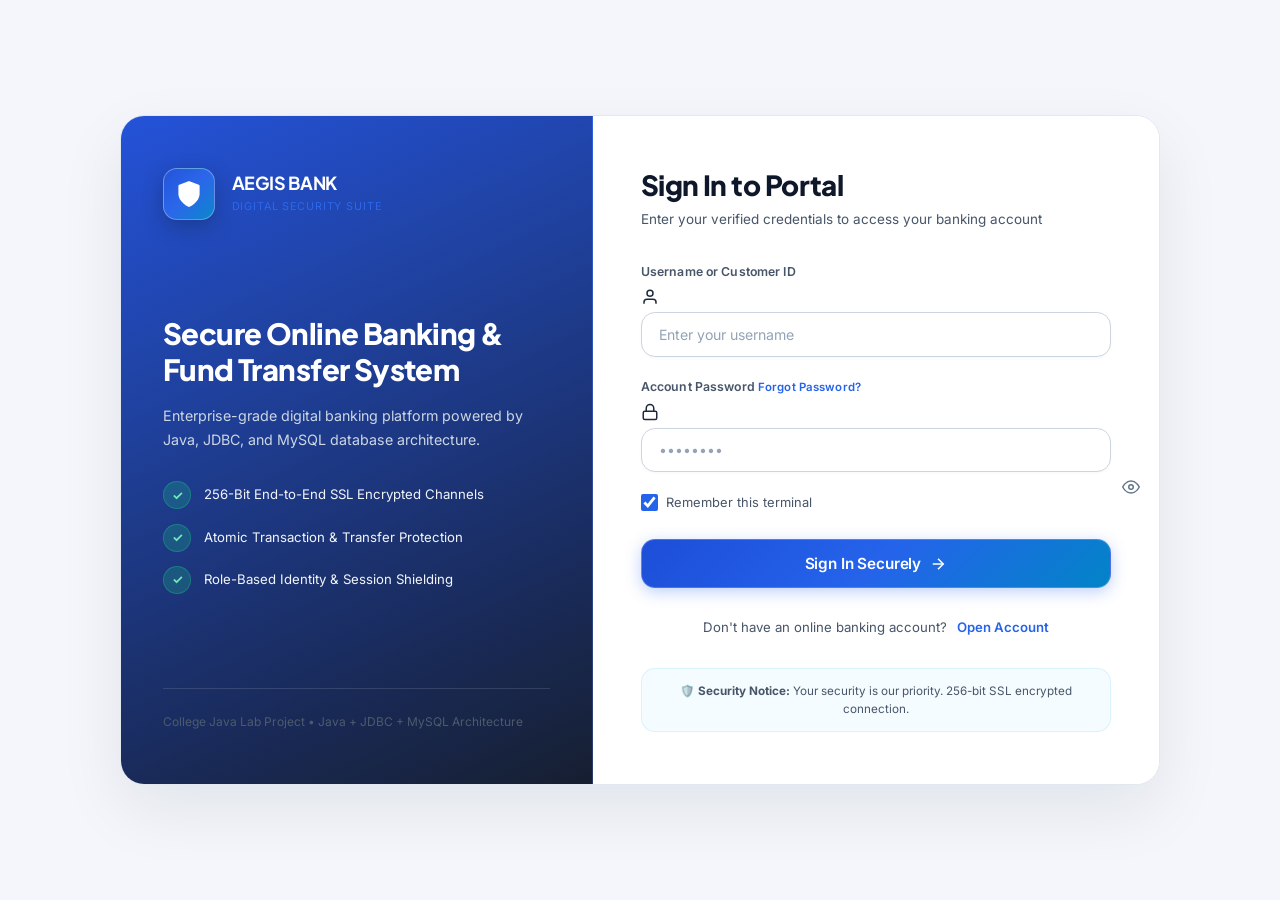
<file: frontend/index.html>
<!DOCTYPE html>
<html lang="en">

<head>
  <meta charset="UTF-8">
  <meta name="viewport" content="width=device-width, initial-scale=1.0">
  <title>CMR TC - Secure Digital Banking</title>
  <meta name="description"
    content="Secure Online Banking and Fund Transfer System - Production Java & MySQL Banking Application.">

  <!-- Google Fonts: Inter & Plus Jakarta Sans & JetBrains Mono -->
  <link rel="preconnect" href="https://fonts.googleapis.com">
  <link rel="preconnect" href="https://fonts.gstatic.com" crossorigin>
  <link
    href="https://fonts.googleapis.com/css2?family=Inter:wght@300;400;500;600;700&family=Plus+Jakarta+Sans:wght@500;600;700;800&family=JetBrains+Mono:wght@400;500;600&display=swap"
    rel="stylesheet">

  <!-- Core & Component Stylesheets -->
  <link rel="stylesheet" href="styles/main.css">
  <link rel="stylesheet" href="styles/components.css">
  <link rel="stylesheet" href="styles/auth.css">
  <link rel="stylesheet" href="styles/dashboard.css">
  <link rel="stylesheet" href="styles/forms.css">
  <link rel="stylesheet" href="styles/transactions.css">
  <link rel="stylesheet" href="styles/profile.css">
</head>

<body>

  <!-- ======================================================================
       1. AUTHENTICATION SECTION (LOGIN & REGISTRATION)
       ====================================================================== -->
  <div id="auth-wrapper-section" class="auth-wrapper">
    <div class="auth-card-container">

      <!-- Left Showcase Panel -->
      <div class="auth-brand-side">
        <div class="auth-brand-header">
          <div class="brand-shield-logo">
            <svg viewBox="0 0 24 24" fill="none" stroke="currentColor" stroke-width="2.2" stroke-linecap="round"
              stroke-linejoin="round">
              <path d="M12 22s8-4 8-10V5l-8-3-8 3v7c0 6 8 10 8 10z"></path>
              <path d="m9 12 2 2 4-4"></path>
            </svg>
          </div>
          <div>
            <h3 style="color: #fff; font-size: 1.2rem; font-weight: 700;">AEGIS BANK</h3>
            <span
              style="font-size: 0.72rem; color: var(--accent-blue); letter-spacing: 0.08em; text-transform: uppercase;">Digital
              Security Suite</span>
          </div>
        </div>

        <div class="auth-brand-body">
          <h2>Secure Online Banking & Fund Transfer System</h2>
          <p>Enterprise-grade digital banking platform powered by Java, JDBC, and MySQL database architecture.</p>

          <div class="security-highlights">
            <div class="sec-item">
              <div class="sec-item-icon">✓</div>
              <span>256-Bit End-to-End SSL Encrypted Channels</span>
            </div>
            <div class="sec-item">
              <div class="sec-item-icon">✓</div>
              <span>Atomic Transaction & Transfer Protection</span>
            </div>
            <div class="sec-item">
              <div class="sec-item-icon">✓</div>
              <span>Role-Based Identity & Session Shielding</span>
            </div>
          </div>
        </div>

        <div class="auth-brand-footer">
          <p>College Java Lab Project • Java + JDBC + MySQL Architecture</p>
        </div>
      </div>

      <!-- Right Form Panel -->
      <div class="auth-form-side">

        <!-- A. LOGIN VIEW -->
        <div id="view-login">
          <div class="auth-form-header">
            <h2>Sign In to Portal</h2>
            <p>Enter your verified credentials to access your banking account</p>
          </div>

          <form id="login-form">
            <div class="form-group">
              <label class="form-label" for="login-username">Username or Customer ID</label>
              <div class="form-input-wrapper">
                <span class="form-input-icon">
                  <svg width="18" height="18" viewBox="0 0 24 24" fill="none" stroke="currentColor" stroke-width="2">
                    <path d="M20 21v-2a4 4 0 0 0-4-4H8a4 4 0 0 0-4 4v2"></path>
                    <circle cx="12" cy="7" r="4"></circle>
                  </svg>
                </span>
                <input type="text" id="login-username" class="form-input has-left-icon"
                  placeholder="Enter your username" required autocomplete="username">
              </div>
            </div>

            <div class="form-group">
              <label class="form-label" for="login-password">
                <span>Account Password</span>
                <a href="#" id="forgot-pass-link" style="font-size: 0.76rem;">Forgot Password?</a>
              </label>
              <div class="form-input-wrapper">
                <span class="form-input-icon">
                  <svg width="18" height="18" viewBox="0 0 24 24" fill="none" stroke="currentColor" stroke-width="2">
                    <rect x="3" y="11" width="18" height="11" rx="2" ry="2"></rect>
                    <path d="M7 11V7a5 5 0 0 1 10 0v4"></path>
                  </svg>
                </span>
                <input type="password" id="login-password" class="form-input has-left-icon has-right-btn"
                  placeholder="••••••••" required autocomplete="current-password">
                <button type="button" id="toggle-login-pass" class="input-suffix-btn" title="Toggle visibility">
                  <svg width="18" height="18" viewBox="0 0 24 24" fill="none" stroke="currentColor" stroke-width="2">
                    <path d="M1 12s4-8 11-8 11 8 11 8-4 8-11 8-11-8-11-8z"></path>
                    <circle cx="12" cy="12" r="3"></circle>
                  </svg>
                </button>
              </div>
            </div>

            <div class="form-meta-row">
              <label class="checkbox-label">
                <input type="checkbox" id="remember-me-chk" checked>
                <span>Remember this terminal</span>
              </label>
            </div>

            <button type="submit" id="login-submit-btn" class="btn btn-primary btn-lg" style="width: 100%;">
              <span>Sign In Securely</span>
              <svg width="18" height="18" viewBox="0 0 24 24" fill="none" stroke="currentColor" stroke-width="2">
                <line x1="5" y1="12" x2="19" y2="12"></line>
                <polyline points="12 5 19 12 12 19"></polyline>
              </svg>
            </button>
          </form>

          <div class="auth-switch-prompt">
            Don't have an online banking account?
            <a href="#register" data-route="register" style="font-weight: 600; margin-left: 0.35rem;">Open Account</a>
          </div>

          <div
            style="margin-top: 2rem; padding: 0.85rem; border-radius: var(--radius-md); background: rgba(56, 189, 248, 0.05); border: 1px solid rgba(56, 189, 248, 0.15); text-align: center;">
            <p style="font-size: 0.78rem; color: var(--text-secondary); margin: 0;">
              🛡️ <strong>Security Notice:</strong> Your security is our priority. 256-bit SSL encrypted connection.
            </p>
          </div>
        </div>

        <!-- B. REGISTRATION VIEW -->
        <div id="view-register" style="display: none;">
          <div class="auth-form-header">
            <h2>Open Digital Account</h2>
            <p>Complete the application form to open a verified digital account</p>
          </div>

          <form id="register-form">
            <!-- 1. Personal & Contact Information -->
            <div class="reg-section-title">1. Personal & Contact Information</div>

            <div class="form-row-2col">
              <div class="form-group">
                <label class="form-label" for="reg-fullname">Full Name *</label>
                <input type="text" id="reg-fullname" class="form-input" placeholder="e.g. Rajesh Kumar" required>
              </div>
              <div class="form-group">
                <label class="form-label" for="reg-dob">Date of Birth *</label>
                <input type="date" id="reg-dob" class="form-input" required>
              </div>
            </div>

            <div class="form-row-2col">
              <div class="form-group">
                <label class="form-label" for="reg-email">Email Address *</label>
                <input type="email" id="reg-email" class="form-input" placeholder="e.g. rajesh@example.com" required>
              </div>
              <div class="form-group">
                <label class="form-label" for="reg-phone">Phone Number *</label>
                <input type="tel" id="reg-phone" class="form-input" placeholder="+91 98765 43210" required>
              </div>
            </div>

            <div class="form-group">
              <label class="form-label" for="reg-address">Residential Address *</label>
              <input type="text" id="reg-address" class="form-input" placeholder="Street, City, State, PIN code"
                required>
            </div>

            <!-- 2. Account Configuration -->
            <div class="reg-section-title">2. Account Configuration</div>

            <div class="form-group">
              <label class="form-label">Select Account Type *</label>
              <div class="account-type-group">
                <div class="type-option-card selected" data-type="Savings">
                  <div class="type-radio-dot"></div>
                  <div>
                    <div class="type-info-title">Savings Account</div>
                    <div class="type-info-desc">4.0% p.a. • Personal banking & limits</div>
                  </div>
                </div>
                <div class="type-option-card" data-type="Current">
                  <div class="type-radio-dot"></div>
                  <div>
                    <div class="type-info-title">Current Account</div>
                    <div class="type-info-desc">High volume • Business operations</div>
                  </div>
                </div>
              </div>
            </div>

            <!-- 3. Security Credentials -->
            <div class="reg-section-title">3. Security Credentials</div>

            <div class="form-group">
              <label class="form-label" for="reg-username">Choose Username *</label>
              <input type="text" id="reg-username" class="form-input" placeholder="e.g. rajesh_k" required
                autocomplete="username">
            </div>

            <div class="form-row-2col">
              <div class="form-group">
                <label class="form-label" for="reg-password">Password (min 6 chars) *</label>
                <input type="password" id="reg-password" class="form-input" placeholder="••••••••" required
                  autocomplete="new-password">
                <div class="pwd-strength-container" id="reg-pwd-strength-container" style="display: none;">
                  <div class="pwd-strength-bar">
                    <div class="pwd-strength-segment" id="pwd-bar-1"></div>
                    <div class="pwd-strength-segment" id="pwd-bar-2"></div>
                    <div class="pwd-strength-segment" id="pwd-bar-3"></div>
                    <div class="pwd-strength-segment" id="pwd-bar-4"></div>
                  </div>
                  <div class="pwd-strength-label">
                    <span>Password Strength</span>
                    <span id="pwd-strength-text" style="font-weight: 600;">Weak</span>
                  </div>
                </div>
              </div>
              <div class="form-group">
                <label class="form-label" for="reg-confirm-password">Confirm Password *</label>
                <input type="password" id="reg-confirm-password" class="form-input" placeholder="Re-enter password"
                  required autocomplete="new-password">
              </div>
            </div>

            <button type="submit" id="reg-submit-btn" class="btn btn-primary btn-lg"
              style="width: 100%; margin-top: 1rem;">
              <span>Open Digital Account</span>
              <svg width="18" height="18" viewBox="0 0 24 24" fill="none" stroke="currentColor" stroke-width="2">
                <polyline points="9 18 15 12 9 6"></polyline>
              </svg>
            </button>
          </form>

          <div class="auth-switch-prompt">
            Already have an active account?
            <a href="#login" data-route="login" style="font-weight: 600; margin-left: 0.35rem;">Back to Login</a>
          </div>
        </div>

      </div>
    </div>
  </div>


  <!-- ======================================================================
       2. MAIN AUTHENTICATED APPLICATION LAYOUT
       ====================================================================== -->
  <div id="main-app-layout" class="app-container" style="display: none;">

    <!-- SIDEBAR NAVIGATION -->
    <aside class="sidebar" id="main-sidebar">
      <div class="sidebar-header">
        <div class="bank-logo-icon">
          <svg width="24" height="24" viewBox="0 0 24 24" fill="none" stroke="currentColor" stroke-width="2.2">
            <path d="M12 22s8-4 8-10V5l-8-3-8 3v7c0 6 8 10 8 10z"></path>
          </svg>
        </div>
        <div class="bank-brand-info">
          <h2>CMR TC</h2>
          <span>BANK SYSTEM</span>
        </div>
      </div>

      <nav class="sidebar-nav">
        <div class="nav-section-title">Main Portal</div>

        <a href="#dashboard" class="nav-link active" data-route="dashboard">
          <span class="nav-icon">
            <svg width="18" height="18" viewBox="0 0 24 24" fill="none" stroke="currentColor" stroke-width="2">
              <rect x="3" y="3" width="7" height="7"></rect>
              <rect x="14" y="3" width="7" height="7"></rect>
              <rect x="14" y="14" width="7" height="7"></rect>
              <rect x="3" y="14" width="7" height="7"></rect>
            </svg>
          </span>
          <span>Dashboard</span>
        </a>

        <a href="#account" class="nav-link" data-route="account">
          <span class="nav-icon">
            <svg width="18" height="18" viewBox="0 0 24 24" fill="none" stroke="currentColor" stroke-width="2">
              <path d="M20 21v-2a4 4 0 0 0-4-4H8a4 4 0 0 0-4 4v2"></path>
              <circle cx="12" cy="7" r="4"></circle>
            </svg>
          </span>
          <span>My Account</span>
        </a>

        <div class="nav-section-title">Transactions</div>

        <a href="#deposit" class="nav-link" data-route="deposit">
          <span class="nav-icon">
            <svg width="18" height="18" viewBox="0 0 24 24" fill="none" stroke="currentColor" stroke-width="2">
              <polyline points="23 6 13.5 15.5 8.5 10.5 1 18"></polyline>
              <polyline points="17 6 23 6 23 12"></polyline>
            </svg>
          </span>
          <span>Deposit</span>
        </a>

        <a href="#withdraw" class="nav-link" data-route="withdraw">
          <span class="nav-icon">
            <svg width="18" height="18" viewBox="0 0 24 24" fill="none" stroke="currentColor" stroke-width="2">
              <polyline points="23 18 13.5 8.5 8.5 13.5 1 6"></polyline>
              <polyline points="17 18 23 18 23 12"></polyline>
            </svg>
          </span>
          <span>Withdraw</span>
        </a>

        <a href="#transfer" class="nav-link" data-route="transfer">
          <span class="nav-icon">
            <svg width="18" height="18" viewBox="0 0 24 24" fill="none" stroke="currentColor" stroke-width="2">
              <line x1="22" y1="2" x2="11" y2="13"></line>
              <polygon points="22 2 15 22 11 13 2 9 22 2"></polygon>
            </svg>
          </span>
          <span>Transfer Funds</span>
        </a>

        <a href="#transactions" class="nav-link" data-route="transactions">
          <span class="nav-icon">
            <svg width="18" height="18" viewBox="0 0 24 24" fill="none" stroke="currentColor" stroke-width="2">
              <path d="M14 2H6a2 2 0 0 0-2 2v16a2 2 0 0 0 2 2h12a2 2 0 0 0 2-2V8z"></path>
              <polyline points="14 2 14 8 20 8"></polyline>
              <line x1="16" y1="13" x2="8" y2="13"></line>
              <line x1="16" y1="17" x2="8" y2="17"></line>
              <polyline points="10 9 9 9 8 9"></polyline>
            </svg>
          </span>
          <span>Transactions</span>
        </a>

        <div class="nav-section-title">Configuration</div>

        <a href="#profile" class="nav-link" data-route="profile">
          <span class="nav-icon">
            <svg width="18" height="18" viewBox="0 0 24 24" fill="none" stroke="currentColor" stroke-width="2">
              <path d="M19 21v-2a4 4 0 0 0-4-4H9a4 4 0 0 0-4 4v2"></path>
              <circle cx="12" cy="7" r="4"></circle>
            </svg>
          </span>
          <span>Profile</span>
        </a>

        <a href="#settings" class="nav-link" data-route="settings">
          <span class="nav-icon">
            <svg width="18" height="18" viewBox="0 0 24 24" fill="none" stroke="currentColor" stroke-width="2">
              <circle cx="12" cy="12" r="3"></circle>
              <path
                d="M19.4 15a1.65 1.65 0 0 0 .33 1.82l.06.06a2 2 0 0 1 0 2.83 2 2 0 0 1-2.83 0l-.06-.06a1.65 1.65 0 0 0-1.82-.33 1.65 1.65 0 0 0-1 1.51V21a2 2 0 0 1-2 2 2 2 0 0 1-2-2v-.09A1.65 1.65 0 0 0 9 19.4a1.65 1.65 0 0 0-1.82.33l-.06.06a2 2 0 0 1-2.83 0 2 2 0 0 1 0-2.83l.06-.06a1.65 1.65 0 0 0 .33-1.82 1.65 1.65 0 0 0-1.51-1H3a2 2 0 0 1-2-2 2 2 0 0 1 2-2h.09A1.65 1.65 0 0 0 4.6 9a1.65 1.65 0 0 0-.33-1.82l-.06-.06a2 2 0 0 1 0-2.83 2 2 0 0 1 2.83 0l.06.06a1.65 1.65 0 0 0 1.82.33H9a1.65 1.65 0 0 0 1-1.51V3a2 2 0 0 1 2-2 2 2 0 0 1 2 2v.09a1.65 1.65 0 0 0 1 1.51 1.65 1.65 0 0 0 1.82-.33l.06-.06a2 2 0 0 1 2.83 0 2 2 0 0 1 0 2.83l-.06.06a1.65 1.65 0 0 0-.33 1.82V9a1.65 1.65 0 0 0 1.51 1H21a2 2 0 0 1 2 2 2 2 0 0 1-2 2h-.09a1.65 1.65 0 0 0-1.51 1z">
              </path>
            </svg>
          </span>
          <span>Settings</span>
        </a>
      </nav>

      <div class="sidebar-footer">
        <div class="user-mini-card">
          <div class="user-mini-avatar" id="sidebar-user-avatar">--</div>
          <div class="user-mini-info">
            <div class="user-mini-name" id="sidebar-user-name">Loading...</div>
            <div class="user-mini-acc" id="sidebar-user-acc">•••• ----</div>
          </div>
        </div>

        <button type="button" class="logout-nav-btn" id="btn-sidebar-logout">
          <svg width="16" height="16" viewBox="0 0 24 24" fill="none" stroke="currentColor" stroke-width="2">
            <path d="M9 21H5a2 2 0 0 1-2-2V5a2 2 0 0 1 2-2h4"></path>
            <polyline points="16 17 21 12 16 7"></polyline>
            <line x1="21" y1="12" x2="9" y2="12"></line>
          </svg>
          <span>Sign Out Securely</span>
        </button>
      </div>
    </aside>


    <!-- MAIN VIEWPORT -->
    <main class="main-content">

      <!-- TOPBAR -->
      <header class="topbar">
        <div class="topbar-left">
          <button type="button" class="hamburger-btn" id="hamburger-menu-btn" title="Toggle Navigation">
            <svg width="22" height="22" viewBox="0 0 24 24" fill="none" stroke="currentColor" stroke-width="2">
              <line x1="3" y1="12" x2="21" y2="12"></line>
              <line x1="3" y1="6" x2="21" y2="6"></line>
              <line x1="3" y1="18" x2="21" y2="18"></line>
            </svg>
          </button>
          <div class="page-title-group">
            <h1 id="topbar-page-title">Dashboard</h1>
            <p id="topbar-page-desc">Overview of your account and recent activities</p>
          </div>
        </div>

        <div class="topbar-right">
          <div class="security-badge">
            <div class="security-pulse"></div>
            <span>256-Bit SSL Secured</span>
          </div>

          <div class="system-clock" id="topbar-live-clock">12:00:00 PM</div>

          <!-- Notification Bell -->
          <div class="icon-btn-wrapper">
            <button type="button" class="topbar-icon-btn" id="topbar-notification-btn" title="Notifications">
              <svg width="19" height="19" viewBox="0 0 24 24" fill="none" stroke="currentColor" stroke-width="2">
                <path d="M18 8A6 6 0 0 0 6 8c0 7-3 9-3 9h18s-3-2-3-9"></path>
                <path d="M13.73 21a2 2 0 0 1-3.46 0"></path>
              </svg>
              <div class="notification-dot"></div>
            </button>

            <div class="notification-popover" id="topbar-notification-popover">
              <div class="popover-header">
                <h4>System Notifications</h4>
                <span class="badge badge-info badge-pill" id="notif-badge-pill">Active</span>
              </div>
              <div class="popover-list" id="notif-popover-list">
                <div class="popover-item">
                  <div class="popover-item-icon">
                    <svg width="16" height="16" viewBox="0 0 24 24" fill="none" stroke="currentColor" stroke-width="2">
                      <path d="M12 22s8-4 8-10V5l-8-3-8 3v7c0 6 8 10 8 10z"></path>
                    </svg>
                  </div>
                  <div>
                    <div class="popover-item-title">Security Session Active</div>
                    <div class="popover-item-time">Authenticated </div>
                  </div>
                </div>
              </div>
            </div>
          </div>

          <a href="#profile" class="user-menu-btn" data-route="profile" title="View Profile">
            <div class="user-avatar-small" id="topbar-avatar-small">--</div>
            <span class="user-name-small" id="topbar-name-small">User</span>
          </a>
        </div>
      </header>

      <!-- PAGE CONTAINER FOR APP VIEWS -->
      <div class="page-container">

        <!-- ==============================================================
             SCREEN 3 — DASHBOARD VIEW
             ============================================================== -->
        <div id="view-dashboard" class="app-page-view">

          <div class="dashboard-hero">
            <div class="welcome-text">
              <h2><span id="dash-greeting-time">Good morning</span>, <span id="dash-welcome-name">User</span> 👋</h2>
              <p>Here's your financial overview and portfolio summary.</p>
            </div>
            <div class="dashboard-actions-header">
              <button type="button" class="btn btn-secondary btn-sm"
                onclick="window.AegisApp.navigateTo('transactions')">
                <svg width="16" height="16" viewBox="0 0 24 24" fill="none" stroke="currentColor" stroke-width="2">
                  <polyline points="6 9 6 2 18 2 18 9"></polyline>
                  <path d="M6 18H4a2 2 0 0 1-2-2v-5a2 2 0 0 1 2-2h16a2 2 0 0 1 2 2v5a2 2 0 0 1-2 2h-2"></path>
                  <rect x="6" y="14" width="12" height="8"></rect>
                </svg>
                <span>View Statement</span>
              </button>
              <button type="button" class="btn btn-primary btn-sm" onclick="window.AegisApp.navigateTo('transfer')">
                <svg width="16" height="16" viewBox="0 0 24 24" fill="none" stroke="currentColor" stroke-width="2">
                  <line x1="22" y1="2" x2="11" y2="13"></line>
                  <polygon points="22 2 15 22 11 13 2 9 22 2"></polygon>
                </svg>
                <span>Quick Transfer</span>
              </button>
            </div>
          </div>

          <!-- Top Grid: Premium Card & Monthly Stats -->
          <div class="dashboard-top-grid">

            <!-- Premium Bank Balance Card -->
            <div class="bank-card">
              <div class="card-top-row">
                <div class="card-bank-brand">
                  <div class="card-logo-mini">A</div>
                  <div class="card-brand-name">CMRTC PLATINUM DEBIT</div>
                </div>
                <div class="card-status-badge">
                  <span style="width: 6px; height: 6px; border-radius: 50%; background: #10b981;"></span>
                  <span id="dash-card-status">Active</span>
                </div>
              </div>

              <div class="card-chip-row">
                <div class="emv-chip"></div>
                <div class="contactless-icon">
                  <svg width="24" height="24" viewBox="0 0 24 24" fill="none" stroke="currentColor" stroke-width="2">
                    <path d="M8.5 16.5a5 5 0 0 1 0-9"></path>
                    <path d="M12 19a8.5 8.5 0 0 1 0-14"></path>
                    <path d="M15.5 21.5a12 12 0 0 1 0-19"></path>
                  </svg>
                </div>
              </div>

              <div class="card-balance-section">
                <div class="balance-label-row">
                  <span>Available Balance</span>
                  <button type="button" class="toggle-balance-btn" id="btn-toggle-dash-balance"
                    title="Hide/Unhide Balance">
                    <span id="toggle-balance-icon">
                      <svg width="16" height="16" viewBox="0 0 24 24" fill="none" stroke="currentColor"
                        stroke-width="2">
                        <path d="M1 12s4-8 11-8 11 8 11 8-4 8-11 8-11-8-11-8z"></path>
                        <circle cx="12" cy="12" r="3"></circle>
                      </svg>
                    </span>
                  </button>
                </div>
                <div class="card-balance-value" id="dash-card-balance">₹0.00</div>
              </div>

              <div class="card-footer-row">
                <div>
                  <div class="card-acc-number">
                    <span id="dash-card-acc-num">•••• ----</span>
                    <button type="button" class="btn-copy-acc" id="btn-copy-dash-acc" title="Copy Full Account Number">
                      <svg width="15" height="15" viewBox="0 0 24 24" fill="none" stroke="currentColor"
                        stroke-width="2">
                        <rect x="9" y="9" width="13" height="13" rx="2" ry="2"></rect>
                        <path d="M5 15H4a2 2 0 0 1-2-2V4a2 2 0 0 1 2-2h9a2 2 0 0 1 2 2v1"></path>
                      </svg>
                    </button>
                  </div>
                  <div style="font-size: 0.72rem; color: rgba(255,255,255,0.6); margin-top: 0.15rem;"
                    id="dash-card-type">Savings Account</div>
                </div>
                <div class="card-holder-info">
                  <div class="card-holder-title">Card Holder</div>
                  <div class="card-holder-name" id="dash-card-holder">Account Holder</div>
                </div>
              </div>
            </div>

            <!-- Monthly Financial Stats -->
            <div class="stats-container">
              <div class="glass-panel stat-card">
                <div class="stat-icon-wrapper stat-icon-green">
                  <svg width="22" height="22" viewBox="0 0 24 24" fill="none" stroke="currentColor" stroke-width="2">
                    <polyline points="23 6 13.5 15.5 8.5 10.5 1 18"></polyline>
                    <polyline points="17 6 23 6 23 12"></polyline>
                  </svg>
                </div>
                <div class="stat-info">
                  <div class="stat-label">Total Deposits / Credits</div>
                  <div class="stat-val" style="color: var(--credit-green);" id="dash-stat-credits">₹0.00</div>
                  <div class="stat-subtext">Real-time database ledger total</div>
                </div>
              </div>

              <div class="glass-panel stat-card">
                <div class="stat-icon-wrapper stat-icon-red">
                  <svg width="22" height="22" viewBox="0 0 24 24" fill="none" stroke="currentColor" stroke-width="2">
                    <polyline points="23 18 13.5 8.5 8.5 13.5 1 6"></polyline>
                    <polyline points="17 18 23 18 23 12"></polyline>
                  </svg>
                </div>
                <div class="stat-info">
                  <div class="stat-label">Total Withdrawals / Debits</div>
                  <div class="stat-val" style="color: var(--debit-red);" id="dash-stat-debits">₹0.00</div>
                  <div class="stat-subtext">Outward transfers and withdrawals</div>
                </div>
              </div>

              <div class="glass-panel stat-card">
                <div class="stat-icon-wrapper stat-icon-blue">
                  <svg width="22" height="22" viewBox="0 0 24 24" fill="none" stroke="currentColor" stroke-width="2">
                    <rect x="3" y="11" width="18" height="11" rx="2" ry="2"></rect>
                    <path d="M7 11V7a5 5 0 0 1 10 0v4"></path>
                  </svg>
                </div>
                <div class="stat-info">
                  <div class="stat-label">Standard Daily Limit</div>
                  <div class="stat-val" id="dash-stat-limit">₹50,000.00</div>
                  <div class="stat-subtext">Configured by Core Banking</div>
                </div>
              </div>
            </div>

          </div>

          <!-- Quick Actions -->
          <div class="quick-actions-section">
            <div class="section-header-row">
              <h3>Quick Banking Operations</h3>
              <span style="font-size: 0.8rem; color: var(--text-muted);">Real-time database operations</span>
            </div>

            <div class="quick-actions-grid">
              <div class="glass-panel action-card" id="action-go-deposit">
                <div class="action-icon-box action-icon-deposit">
                  <svg width="22" height="22" viewBox="0 0 24 24" fill="none" stroke="currentColor" stroke-width="2">
                    <polyline points="23 6 13.5 15.5 8.5 10.5 1 18"></polyline>
                    <polyline points="17 6 23 6 23 12"></polyline>
                  </svg>
                </div>
                <div class="action-card-title">Deposit Money</div>
                <div class="action-card-desc">Add capital into your account with real database credit.</div>
              </div>

              <div class="glass-panel action-card" id="action-go-withdraw">
                <div class="action-icon-box action-icon-withdraw">
                  <svg width="22" height="22" viewBox="0 0 24 24" fill="none" stroke="currentColor" stroke-width="2">
                    <polyline points="23 18 13.5 8.5 8.5 13.5 1 6"></polyline>
                    <polyline points="17 18 23 18 23 12"></polyline>
                  </svg>
                </div>
                <div class="action-card-title">Withdraw Funds</div>
                <div class="action-card-desc">Deduct verified balance with insufficient fund checks.</div>
              </div>

              <div class="glass-panel action-card featured-transfer" id="action-go-transfer">
                <div class="action-icon-box action-icon-transfer">
                  <svg width="22" height="22" viewBox="0 0 24 24" fill="none" stroke="currentColor" stroke-width="2">
                    <line x1="22" y1="2" x2="11" y2="13"></line>
                    <polygon points="22 2 15 22 11 13 2 9 22 2"></polygon>
                  </svg>
                </div>
                <div class="action-card-title">Transfer Funds</div>
                <div class="action-card-desc">Send money with atomic database transaction safety.</div>
              </div>

              <div class="glass-panel action-card" id="action-go-history">
                <div class="action-icon-box action-icon-history">
                  <svg width="22" height="22" viewBox="0 0 24 24" fill="none" stroke="currentColor" stroke-width="2">
                    <path d="M14 2H6a2 2 0 0 0-2 2v16a2 2 0 0 0 2 2h12a2 2 0 0 0 2-2V8z"></path>
                    <polyline points="14 2 14 8 20 8"></polyline>
                    <line x1="16" y1="13" x2="8" y2="13"></line>
                    <line x1="16" y1="17" x2="8" y2="17"></line>
                    <polyline points="10 9 9 9 8 9"></polyline>
                  </svg>
                </div>
                <div class="action-card-title">Transaction History</div>
                <div class="action-card-desc">Review filtered ledger statements loaded from MySQL.</div>
              </div>
            </div>
          </div>

          <!-- Recent Transactions -->
          <div class="glass-panel recent-transactions-card">
            <div class="section-header-row">
              <h3>Recent Transactions</h3>
              <a href="#transactions" data-route="transactions" style="font-size: 0.85rem; font-weight: 600;">View All
                Transactions →</a>
            </div>

            <div id="dash-recent-txns-list">
              <div class="transactions-list-empty">Loading transaction history from MySQL...</div>
            </div>
          </div>

        </div>


        <!-- ==============================================================
             SCREEN 7 — MY ACCOUNT SCREEN
             ============================================================== -->
        <div id="view-account" class="app-page-view" style="display: none;">
          <div class="account-grid-layout">

            <div class="glass-panel profile-hero-card">
              <div class="profile-avatar-large" id="acct-hero-avatar">--</div>
              <div class="profile-user-name" id="acct-hero-name">Loading...</div>
              <div class="profile-user-role" id="acct-hero-type">Savings Account</div>

              <div class="profile-quick-stats">
                <div class="quick-stat-box">
                  <div class="quick-stat-val" id="acct-hero-balance">₹0.00</div>
                  <div class="quick-stat-lbl">Available Balance</div>
                </div>
                <div class="quick-stat-box">
                  <div class="quick-stat-val" style="color: var(--credit-green);" id="acct-hero-status">Active</div>
                  <div class="quick-stat-lbl">Account Status</div>
                </div>
              </div>

              <button type="button" class="btn btn-secondary btn-sm" id="btn-goto-edit-profile" style="width: 100%;">
                <svg width="15" height="15" viewBox="0 0 24 24" fill="none" stroke="currentColor" stroke-width="2">
                  <path d="M11 4H4a2 2 0 0 0-2 2v14a2 2 0 0 0 2 2h14a2 2 0 0 0 2-2v-7"></path>
                  <path d="M18.5 2.5a2.121 2.121 0 0 1 3 3L12 15l-4 1 1-4 9.5-9.5z"></path>
                </svg>
                <span>Edit Profile Particulars</span>
              </button>
            </div>

            <div class="glass-panel details-card">
              <div class="details-card-header">
                <div>
                  <h3>Account Information & Records</h3>
                  <p style="font-size: 0.8rem; color: var(--text-muted); margin-top: 0.2rem;">Official digital banking
                    ledger credentials from MySQL</p>
                </div>
                <span class="badge badge-info badge-pill">KYC Verified</span>
              </div>

              <div class="data-grid-2col">
                <div class="info-display-field">
                  <div class="info-display-label">Full Customer Name</div>
                  <div class="info-display-value" id="acct-field-fullname">—</div>
                </div>

                <div class="info-display-field">
                  <div class="info-display-label">
                    <span>Account Number</span>
                    <span class="lock-badge"><svg width="12" height="12" viewBox="0 0 24 24" fill="none"
                        stroke="currentColor" stroke-width="2">
                        <rect x="3" y="11" width="18" height="11" rx="2" ry="2"></rect>
                        <path d="M7 11V7a5 5 0 0 1 10 0v4"></path>
                      </svg> Database Locked</span>
                  </div>
                  <div class="info-display-value" style="font-family: var(--font-mono); color: var(--accent-blue);"
                    id="acct-field-accnumber">—</div>
                </div>

                <div class="info-display-field">
                  <div class="info-display-label">
                    <span>Account Type</span>
                    <span class="lock-badge"><svg width="12" height="12" viewBox="0 0 24 24" fill="none"
                        stroke="currentColor" stroke-width="2">
                        <rect x="3" y="11" width="18" height="11" rx="2" ry="2"></rect>
                        <path d="M7 11V7a5 5 0 0 1 10 0v4"></path>
                      </svg> Read Only</span>
                  </div>
                  <div class="info-display-value" id="acct-field-acctype">—</div>
                </div>

                <div class="info-display-field">
                  <div class="info-display-label">
                    <span>Account Status</span>
                    <span class="lock-badge"><svg width="12" height="12" viewBox="0 0 24 24" fill="none"
                        stroke="currentColor" stroke-width="2">
                        <rect x="3" y="11" width="18" height="11" rx="2" ry="2"></rect>
                        <path d="M7 11V7a5 5 0 0 1 10 0v4"></path>
                      </svg> Database Managed</span>
                  </div>
                  <div class="info-display-value" style="color: var(--credit-green);" id="acct-field-accstatus">—</div>
                </div>

                <div class="info-display-field">
                  <div class="info-display-label">Registered Email</div>
                  <div class="info-display-value" id="acct-field-email">—</div>
                </div>

                <div class="info-display-field">
                  <div class="info-display-label">Registered Phone</div>
                  <div class="info-display-value" id="acct-field-phone">—</div>
                </div>

                <div class="info-display-field">
                  <div class="info-display-label">Date of Birth</div>
                  <div class="info-display-value" id="acct-field-dob">—</div>
                </div>

                <div class="info-display-field">
                  <div class="info-display-label">
                    <span>Available Balance</span>
                    <span class="lock-badge"><svg width="12" height="12" viewBox="0 0 24 24" fill="none"
                        stroke="currentColor" stroke-width="2">
                        <rect x="3" y="11" width="18" height="11" rx="2" ry="2"></rect>
                        <path d="M7 11V7a5 5 0 0 1 10 0v4"></path>
                      </svg> Core Banking Value</span>
                  </div>
                  <div class="info-display-value"
                    style="font-family: var(--font-display); font-size: 1.15rem; color: #fff;" id="acct-field-balance">
                    ₹0.00</div>
                </div>

                <div class="info-display-field" style="grid-column: span 2;">
                  <div class="info-display-label">Residential Address</div>
                  <div class="info-display-value" id="acct-field-address">—</div>
                </div>

                <div class="info-display-field">
                  <div class="info-display-label">Branch IFSC Code</div>
                  <div class="info-display-value" style="font-family: var(--font-mono);" id="acct-field-ifsc">
                    AEGB0004582</div>
                </div>

                <div class="info-display-field">
                  <div class="info-display-label">Branch Location</div>
                  <div class="info-display-value" id="acct-field-branch">Tech Park Main Branch, Bengaluru</div>
                </div>
              </div>
            </div>

          </div>
        </div>


        <!-- ==============================================================
             SCREEN 8 — DEPOSIT SCREEN
             ============================================================== -->
        <div id="view-deposit" class="app-page-view" style="display: none;">
          <div class="operation-container">

            <div class="balance-banner">
              <div>
                <div class="banner-info-label">Current Available Balance</div>
                <div class="banner-balance-val" id="deposit-current-balance">₹0.00</div>
              </div>
              <div class="banner-account-pill" id="deposit-acc-pill">•••• ----</div>
            </div>

            <div class="glass-panel operation-card">
              <div class="operation-card-header">
                <h2>Deposit Capital</h2>
                <p>Deposit funds into your account with real database persistence</p>
              </div>

              <form id="deposit-form">
                <span class="preset-chips-label">Quick Amount Shortcuts:</span>
                <div class="preset-chips-row">
                  <button type="button" class="preset-chip preset-deposit-chip" data-val="1000">+₹1,000</button>
                  <button type="button" class="preset-chip preset-deposit-chip" data-val="5000">+₹5,000</button>
                  <button type="button" class="preset-chip preset-deposit-chip" data-val="10000">+₹10,000</button>
                  <button type="button" class="preset-chip preset-deposit-chip" data-val="25000">+₹25,000</button>
                </div>

                <div class="form-group">
                  <label class="form-label" for="deposit-amount">Deposit Amount (₹) *</label>
                  <div class="form-input-wrapper">
                    <span class="form-input-icon">₹</span>
                    <input type="number" id="deposit-amount" class="form-input has-left-icon"
                      placeholder="Enter amount to deposit" min="1" step="0.01" required>
                  </div>
                  <span class="form-helper">Funds are credited directly to your MySQL account balance.</span>
                </div>

                <div class="form-group">
                  <label class="form-label" for="deposit-description">Deposit Remarks / Reference</label>
                  <input type="text" id="deposit-description" class="form-input"
                    placeholder="e.g. Salary, cash deposit, project allowance">
                </div>

                <button type="submit" id="deposit-submit-btn" class="btn btn-primary btn-lg"
                  style="width: 100%; margin-top: 1rem;">
                  <span>Proceed to Deposit</span>
                  <svg width="18" height="18" viewBox="0 0 24 24" fill="none" stroke="currentColor" stroke-width="2">
                    <polyline points="9 18 15 12 9 6"></polyline>
                  </svg>
                </button>
              </form>
            </div>

          </div>
        </div>


        <!-- ==============================================================
             SCREEN 9 — WITHDRAW SCREEN
             ============================================================== -->
        <div id="view-withdraw" class="app-page-view" style="display: none;">
          <div class="operation-container">

            <div class="balance-banner">
              <div>
                <div class="banner-info-label">Current Available Balance</div>
                <div class="banner-balance-val" id="withdraw-current-balance">₹0.00</div>
              </div>
              <div class="banner-account-pill" id="withdraw-acc-pill">•••• ----</div>
            </div>

            <div class="glass-panel operation-card">
              <div class="operation-card-header">
                <h2>Cash Withdrawal</h2>
                <p>Withdraw funds with backend balance verification and audit ledger logging</p>
              </div>

              <form id="withdraw-form">
                <span class="preset-chips-label">Quick Withdrawal Amounts:</span>
                <div class="preset-chips-row">
                  <button type="button" class="preset-chip preset-withdraw-chip" data-val="500">₹500</button>
                  <button type="button" class="preset-chip preset-withdraw-chip" data-val="1000">₹1,000</button>
                  <button type="button" class="preset-chip preset-withdraw-chip" data-val="2000">₹2,000</button>
                  <button type="button" class="preset-chip preset-withdraw-chip" data-val="5000">₹5,000</button>
                </div>

                <div class="form-group">
                  <label class="form-label" for="withdraw-amount">Withdrawal Amount (₹) *</label>
                  <div class="form-input-wrapper">
                    <span class="form-input-icon">₹</span>
                    <input type="number" id="withdraw-amount" class="form-input has-left-icon"
                      placeholder="Enter amount to withdraw" min="1" step="0.01" required>
                  </div>
                  <span class="form-helper">Withdrawal must not exceed available database ledger balance.</span>
                </div>

                <div class="form-group">
                  <label class="form-label" for="withdraw-description">Withdrawal Purpose / Notes</label>
                  <input type="text" id="withdraw-description" class="form-input"
                    placeholder="e.g. ATM Cash withdrawal, travel expenses">
                </div>

                <button type="submit" id="withdraw-submit-btn" class="btn btn-primary btn-lg"
                  style="width: 100%; margin-top: 1rem;">
                  <span>Proceed to Withdraw</span>
                  <svg width="18" height="18" viewBox="0 0 24 24" fill="none" stroke="currentColor" stroke-width="2">
                    <polyline points="9 18 15 12 9 6"></polyline>
                  </svg>
                </button>
              </form>
            </div>

          </div>
        </div>


        <!-- ==============================================================
             SCREEN 10 — FUND TRANSFER SCREEN (MOST IMPORTANT SCREEN)
             ============================================================== -->
        <div id="view-transfer" class="app-page-view" style="display: none;">
          <div class="operation-container">

            <div class="balance-banner">
              <div>
                <div class="banner-info-label">Available Source Balance</div>
                <div class="banner-balance-val" id="transfer-current-balance">₹0.00</div>
              </div>
              <div class="banner-account-pill" id="transfer-acc-pill">•••• ----</div>
            </div>

            <div class="stepper-nav">
              <div class="step-node active" data-step="1">
                <div class="step-circle">1</div>
                <div class="step-title">Beneficiary</div>
              </div>
              <div class="step-node" data-step="2">
                <div class="step-circle">2</div>
                <div class="step-title">Amount</div>
              </div>
              <div class="step-node" data-step="3">
                <div class="step-circle">3</div>
                <div class="step-title">Purpose</div>
              </div>
              <div class="step-node" data-step="4">
                <div class="step-circle">4</div>
                <div class="step-title">Review</div>
              </div>
            </div>

            <div class="glass-panel operation-card">

              <!-- STEP 1: RECEIVER ACCOUNT NUMBER -->
              <div class="transfer-step-panel active" data-step-panel="1">
                <div class="operation-card-header">
                  <h2>Step 1: Receiver Account Number</h2>
                  <p>Specify the destination account. The system validates the beneficiary against the MySQL database.
                  </p>
                </div>

                <div class="form-group">
                  <label class="form-label" for="transfer-receiver-input">Receiver Account Number *</label>
                  <div class="form-input-wrapper">
                    <span class="form-input-icon">
                      <svg width="18" height="18" viewBox="0 0 24 24" fill="none" stroke="currentColor"
                        stroke-width="2">
                        <rect x="1" y="4" width="22" height="16" rx="2" ry="2"></rect>
                        <line x1="1" y1="10" x2="23" y2="10"></line>
                      </svg>
                    </span>
                    <input type="text" id="transfer-receiver-input" class="form-input has-left-icon"
                      placeholder="Enter recipient 12-digit account number" autocomplete="off">
                  </div>
                  <span class="form-helper">The destination account must exist in the database.</span>
                </div>

                <!-- Payee Lookup Feedback Box -->
                <div class="payee-preview-box" id="transfer-payee-preview" style="display: none;">
                  <div class="payee-avatar-icon">
                    <svg width="22" height="22" viewBox="0 0 24 24" fill="none" stroke="currentColor" stroke-width="2">
                      <path d="M20 21v-2a4 4 0 0 0-4-4H8a4 4 0 0 0-4 4v2"></path>
                      <circle cx="12" cy="7" r="4"></circle>
                    </svg>
                  </div>
                  <div class="payee-details">
                    <h4 id="transfer-payee-name">Verifying Beneficiary...</h4>
                    <p id="transfer-payee-bank">Checking database records</p>
                  </div>
                </div>

                <div class="step-buttons-row">
                  <div></div>
                  <button type="button" class="btn btn-primary" id="step-1-next">
                    <span>Continue to Amount</span>
                    <svg width="16" height="16" viewBox="0 0 24 24" fill="none" stroke="currentColor" stroke-width="2">
                      <line x1="5" y1="12" x2="19" y2="12"></line>
                      <polyline points="12 5 19 12 12 19"></polyline>
                    </svg>
                  </button>
                </div>
              </div>

              <!-- STEP 2: AMOUNT -->
              <div class="transfer-step-panel" data-step-panel="2">
                <div class="operation-card-header">
                  <h2>Step 2: Transfer Amount</h2>
                  <p>Input the remittance sum you wish to transfer.</p>
                </div>

                <span class="preset-chips-label">Frequent Transfer Amounts:</span>
                <div class="preset-chips-row">
                  <button type="button" class="preset-chip preset-transfer-chip" data-val="500">₹500</button>
                  <button type="button" class="preset-chip preset-transfer-chip" data-val="1000">₹1,000</button>
                  <button type="button" class="preset-chip preset-transfer-chip" data-val="5000">₹5,000</button>
                  <button type="button" class="preset-chip preset-transfer-chip" data-val="10000">₹10,000</button>
                </div>

                <div class="form-group">
                  <label class="form-label" for="transfer-amount-input">Amount to Send (₹) *</label>
                  <div class="form-input-wrapper">
                    <span class="form-input-icon">₹</span>
                    <input type="number" id="transfer-amount-input" class="form-input has-left-icon"
                      placeholder="Enter amount" min="1" step="0.01" required>
                  </div>
                  <span class="form-helper">Atomic transfer execution guarantees zero fund loss.</span>
                </div>

                <div class="step-buttons-row">
                  <button type="button" class="btn btn-secondary" id="step-2-prev">Back</button>
                  <button type="button" class="btn btn-primary" id="step-2-next">
                    <span>Continue to Description</span>
                    <svg width="16" height="16" viewBox="0 0 24 24" fill="none" stroke="currentColor" stroke-width="2">
                      <line x1="5" y1="12" x2="19" y2="12"></line>
                      <polyline points="12 5 19 12 12 19"></polyline>
                    </svg>
                  </button>
                </div>
              </div>

              <!-- STEP 3: TRANSFER DESCRIPTION -->
              <div class="transfer-step-panel" data-step-panel="3">
                <div class="operation-card-header">
                  <h2>Step 3: Transfer Description & Purpose</h2>
                  <p>State the nature or memo for this digital transfer transaction.</p>
                </div>

                <div class="form-group">
                  <label class="form-label" for="transfer-desc-input">Purpose / Narrative Memo *</label>
                  <input type="text" id="transfer-desc-input" class="form-input"
                    placeholder="e.g. College expenses, book purchase" value="College expenses">
                  <span class="form-helper">This narrative will appear on both sender and beneficiary statements.</span>
                </div>

                <div class="step-buttons-row">
                  <button type="button" class="btn btn-secondary" id="step-3-prev">Back</button>
                  <button type="button" class="btn btn-primary" id="step-3-next">
                    <span>Review Transfer Order</span>
                    <svg width="16" height="16" viewBox="0 0 24 24" fill="none" stroke="currentColor" stroke-width="2">
                      <line x1="5" y1="12" x2="19" y2="12"></line>
                      <polyline points="12 5 19 12 12 19"></polyline>
                    </svg>
                  </button>
                </div>
              </div>

              <!-- STEP 4: REVIEW TRANSFER -->
              <div class="transfer-step-panel" data-step-panel="4">
                <div class="operation-card-header">
                  <h2>Step 4: Review Transfer Order</h2>
                  <p>Please double check the transaction parameters before final confirmation.</p>
                </div>

                <div class="review-summary-container">
                  <div class="review-amount-callout">
                    <div class="label">Total Amount to Deduct</div>
                    <div class="val" id="rev-callout-amt">₹0.00</div>
                  </div>

                  <div class="review-grid">
                    <div class="review-field">
                      <div class="review-field-title">From Account:</div>
                      <div class="review-field-value" id="rev-from-user">—</div>
                    </div>

                    <div class="review-field">
                      <div class="review-field-title">To Beneficiary:</div>
                      <div class="review-field-value" id="rev-to-receiver">—</div>
                    </div>

                    <div class="review-field">
                      <div class="review-field-title">Transfer Sum:</div>
                      <div class="review-field-value" id="rev-amount-val" style="color: var(--accent-blue);">₹0.00</div>
                    </div>

                    <div class="review-field">
                      <div class="review-field-title">Remittance Purpose:</div>
                      <div class="review-field-value" id="rev-desc-val">—</div>
                    </div>

                    <div class="review-field">
                      <div class="review-field-title">Service Charge:</div>
                      <div class="review-field-value" style="color: var(--credit-green);">₹0.00 (Zero Fee)</div>
                    </div>

                    <div class="review-field">
                      <div class="review-field-title">Clearing Mode:</div>
                      <div class="review-field-value">Instant Atomic JDBC Transaction</div>
                    </div>
                  </div>
                </div>

                <div class="step-buttons-row">
                  <button type="button" class="btn btn-secondary" id="step-4-prev">Edit Details</button>
                  <button type="button" class="btn btn-primary btn-lg" id="step-4-confirm-btn">
                    <svg width="18" height="18" viewBox="0 0 24 24" fill="none" stroke="currentColor" stroke-width="2">
                      <path d="M12 22s8-4 8-10V5l-8-3-8 3v7c0 6 8 10 8 10z"></path>
                    </svg>
                    <span>Confirm Transfer</span>
                  </button>
                </div>
              </div>

            </div>

          </div>
        </div>


        <!-- ==============================================================
             SCREEN 11 — TRANSACTION HISTORY
             ============================================================== -->
        <div id="view-transactions" class="app-page-view" style="display: none;">
          <div class="glass-panel transactions-card">

            <div class="txn-toolbar">
              <div class="txn-toolbar-top">
                <div class="txn-search-wrapper">
                  <div class="form-input-wrapper">
                    <span class="form-input-icon">
                      <svg width="18" height="18" viewBox="0 0 24 24" fill="none" stroke="currentColor"
                        stroke-width="2">
                        <circle cx="11" cy="11" r="8"></circle>
                        <line x1="21" y1="21" x2="16.65" y2="16.65"></line>
                      </svg>
                    </span>
                    <input type="text" id="txn-search-input" class="form-input has-left-icon"
                      placeholder="Search by description, Txn ID, party name...">
                  </div>
                </div>

                <div class="txn-toolbar-actions">
                  <div class="sort-select-wrapper">
                    <select id="txn-sort-select">
                      <option value="NEWEST">Sort: Newest First</option>
                      <option value="OLDEST">Sort: Oldest First</option>
                      <option value="AMOUNT_HIGH">Sort: Highest Amount</option>
                      <option value="AMOUNT_LOW">Sort: Lowest Amount</option>
                    </select>
                  </div>

                  <button type="button" class="btn btn-secondary btn-sm" id="btn-export-statement">
                    <svg width="15" height="15" viewBox="0 0 24 24" fill="none" stroke="currentColor" stroke-width="2">
                      <path d="M21 15v4a2 2 0 0 1-2 2H5a2 2 0 0 1-2-2v-4"></path>
                      <polyline points="7 10 12 15 17 10"></polyline>
                      <line x1="12" y1="15" x2="12" y2="3"></line>
                    </svg>
                    <span>Export Statement</span>
                  </button>
                </div>
              </div>

              <!-- Filter Pills -->
              <div class="txn-toolbar-filters">
                <div class="type-filter-pills">
                  <button type="button" class="filter-pill active" data-type="ALL">All Types</button>
                  <button type="button" class="filter-pill" data-type="DEPOSIT">Deposits</button>
                  <button type="button" class="filter-pill" data-type="WITHDRAWAL">Withdrawals</button>
                  <button type="button" class="filter-pill" data-type="TRANSFER_SENT">Transfers Sent</button>
                  <button type="button" class="filter-pill" data-type="TRANSFER_RECEIVED">Transfers Received</button>
                </div>

                <div id="txn-count-summary" style="font-size: 0.8rem; color: var(--text-muted);">
                  Loading records...
                </div>
              </div>
            </div>

            <!-- Table -->
            <div class="table-responsive-container">
              <table class="banking-table">
                <thead>
                  <tr>
                    <th>Transaction ID</th>
                    <th>Date & Time</th>
                    <th>Type</th>
                    <th>Sender</th>
                    <th>Receiver</th>
                    <th>Amount</th>
                    <th>Status</th>
                  </tr>
                </thead>
                <tbody id="txn-table-body">
                  <!-- Populated dynamically from MySQL -->
                </tbody>
              </table>
            </div>

            <div class="table-footer-bar">
              <div>💡 <em>Click any row to open the complete digital E-Receipt breakdown.</em></div>
              <div>End of Statement Audit Trail</div>
            </div>

          </div>
        </div>


        <!-- ==============================================================
             SCREEN 12 — PROFILE
             ============================================================== -->
        <div id="view-profile" class="app-page-view" style="display: none;">
          <div class="account-grid-layout">

            <div class="glass-panel profile-hero-card">
              <div class="profile-avatar-large" id="profile-avatar-initials">--</div>
              <div class="profile-user-name" id="profile-hero-fullname">Loading...</div>
              <div class="profile-user-role" id="profile-hero-role">Member</div>

              <div style="margin: 1.5rem 0; width: 100%;">
                <div style="font-size: 0.76rem; color: var(--text-muted); margin-bottom: 0.35rem;">Customer Security
                  Status</div>
                <span class="badge badge-success badge-pill" style="padding: 0.4rem 0.9rem;">
                  <svg width="12" height="12" viewBox="0 0 24 24" fill="none" stroke="currentColor" stroke-width="3">
                    <polyline points="20 6 9 17 4 12"></polyline>
                  </svg>
                  Full Identity Verified
                </span>
              </div>
            </div>

            <div class="glass-panel details-card">
              <div class="details-card-header">
                <div>
                  <h3>Edit Profile Details</h3>
                  <p style="font-size: 0.8rem; color: var(--text-muted); margin-top: 0.2rem;">Modify customer contact
                    details saved in MySQL</p>
                </div>
              </div>

              <form id="profile-edit-form">
                <div class="data-grid-2col">
                  <div class="form-group">
                    <label class="form-label" for="profile-input-fullname">Full Legal Name *</label>
                    <input type="text" id="profile-input-fullname" class="form-input" required>
                  </div>

                  <div class="form-group">
                    <label class="form-label" for="profile-input-email">Email Address *</label>
                    <input type="email" id="profile-input-email" class="form-input" required>
                  </div>

                  <div class="form-group">
                    <label class="form-label" for="profile-input-phone">Phone Number *</label>
                    <input type="tel" id="profile-input-phone" class="form-input" required>
                  </div>

                  <div class="form-group">
                    <label class="form-label" for="profile-input-username">Username (Permanent)</label>
                    <input type="text" id="profile-input-username" class="form-input" readonly>
                  </div>

                  <div class="form-group">
                    <label class="form-label" for="profile-input-accnumber">Account Number (Core Banking)</label>
                    <input type="text" id="profile-input-accnumber" class="form-input" readonly>
                  </div>

                  <div class="form-group">
                    <label class="form-label" for="profile-input-acctype">Account Classification</label>
                    <input type="text" id="profile-input-acctype" class="form-input" readonly>
                  </div>

                  <div class="form-group" style="grid-column: span 2;">
                    <label class="form-label" for="profile-input-address">Communication Address *</label>
                    <input type="text" id="profile-input-address" class="form-input" required>
                  </div>
                </div>

                <div style="display: flex; justify-content: flex-end; margin-top: 1.5rem;">
                  <button type="submit" id="profile-save-btn" class="btn btn-primary">
                    <svg width="16" height="16" viewBox="0 0 24 24" fill="none" stroke="currentColor" stroke-width="2">
                      <path d="M19 21H5a2 2 0 0 1-2-2V5a2 2 0 0 1 2-2h11l5 5v11a2 2 0 0 1-2 2z"></path>
                      <polyline points="17 21 17 13 7 13 7 21"></polyline>
                      <polyline points="7 3 7 8 15 8"></polyline>
                    </svg>
                    <span>Save Profile Changes</span>
                  </button>
                </div>
              </form>
            </div>

          </div>
        </div>


        <!-- ==============================================================
             SCREEN 13 — SETTINGS
             ============================================================== -->
        <div id="view-settings" class="app-page-view" style="display: none;">
          <div class="operation-container">

            <div class="glass-panel operation-card">

              <div class="settings-section-block">
                <div class="settings-section-title">
                  <svg width="20" height="20" viewBox="0 0 24 24" fill="none" stroke="currentColor" stroke-width="2">
                    <path d="M18 8A6 6 0 0 0 6 8c0 7-3 9-3 9h18s-3-2-3-9"></path>
                    <path d="M13.73 21a2 2 0 0 1-3.46 0"></path>
                  </svg>
                  <span>Notification Preferences</span>
                </div>

                <div class="toggle-setting-row">
                  <div class="toggle-setting-info">
                    <h4>Instant Email Transaction Receipts</h4>
                    <p>Receive immediate confirmation when debits or credits occur.</p>
                  </div>
                  <label class="switch-control">
                    <input type="checkbox" class="settings-pref-toggle" data-pref-name="Email Alerts" checked>
                    <span class="switch-slider"></span>
                  </label>
                </div>

                <div class="toggle-setting-row">
                  <div class="toggle-setting-info">
                    <h4>SMS OTP & Security Alerts</h4>
                    <p>Receive SMS codes for multi-factor authorization and external logins.</p>
                  </div>
                  <label class="switch-control">
                    <input type="checkbox" class="settings-pref-toggle" data-pref-name="SMS OTP" checked>
                    <span class="switch-slider"></span>
                  </label>
                </div>

                <div class="toggle-setting-row">
                  <div class="toggle-setting-info">
                    <h4>Weekly Ledger Digest</h4>
                    <p>Summary of net deposits, outflows, and account balance changes.</p>
                  </div>
                  <label class="switch-control">
                    <input type="checkbox" class="settings-pref-toggle" data-pref-name="Weekly Digest">
                    <span class="switch-slider"></span>
                  </label>
                </div>
              </div>

              <div class="settings-section-block">
                <div class="settings-section-title">
                  <svg width="20" height="20" viewBox="0 0 24 24" fill="none" stroke="currentColor" stroke-width="2">
                    <rect x="3" y="11" width="18" height="11" rx="2" ry="2"></rect>
                    <path d="M7 11V7a5 5 0 0 1 10 0v4"></path>
                  </svg>
                  <span>Security Preferences</span>
                </div>

                <div class="toggle-setting-row">
                  <div class="toggle-setting-info">
                    <h4>Two-Factor Authentication (2FA)</h4>
                    <p>Enforce secondary verification token for fund transfers exceeding ₹10,000.</p>
                  </div>
                  <label class="switch-control">
                    <input type="checkbox" class="settings-pref-toggle" data-pref-name="2FA Verification" checked>
                    <span class="switch-slider"></span>
                  </label>
                </div>

                <div class="toggle-setting-row">
                  <div class="toggle-setting-info">
                    <h4>Auto-Logout Inactivity Timer</h4>
                    <p>Automatically lock workspace after 30 minutes of idle time.</p>
                  </div>
                  <label class="switch-control">
                    <input type="checkbox" class="settings-pref-toggle" data-pref-name="Auto-Logout" checked>
                    <span class="switch-slider"></span>
                  </label>
                </div>
              </div>

              <!-- Change Password -->
              <div class="settings-section-block">
                <div class="settings-section-title">
                  <svg width="20" height="20" viewBox="0 0 24 24" fill="none" stroke="currentColor" stroke-width="2">
                    <path d="M21 2l-2 2m-6.5 6.5l3.5 3.5"></path>
                    <circle cx="7.5" cy="16.5" r="5.5"></circle>
                  </svg>
                  <span>Change Password</span>
                </div>

                <form id="change-password-form">
                  <div class="form-group">
                    <label class="form-label" for="pwd-current">Current Password</label>
                    <input type="password" id="pwd-current" class="form-input" placeholder="••••••••" required>
                  </div>

                  <div class="form-row-2col">
                    <div class="form-group">
                      <label class="form-label" for="pwd-new">New Password (min 6 chars)</label>
                      <input type="password" id="pwd-new" class="form-input" placeholder="••••••••" required>
                    </div>

                    <div class="form-group">
                      <label class="form-label" for="pwd-confirm">Confirm New Password</label>
                      <input type="password" id="pwd-confirm" class="form-input" placeholder="••••••••" required>
                    </div>
                  </div>

                  <button type="submit" id="pwd-submit-btn" class="btn btn-secondary" style="margin-top: 0.5rem;">Update
                    Password</button>
                </form>
              </div>

              <!-- Session Controls -->
              <div class="settings-section-block">
                <div class="settings-section-title" style="color: #e11d48;">
                  <svg width="20" height="20" viewBox="0 0 24 24" fill="none" stroke="currentColor" stroke-width="2">
                    <path d="M18.36 6.64a9 9 0 1 1-12.73 0"></path>
                    <line x1="12" y1="2" x2="12" y2="12"></line>
                  </svg>
                  <span>Session Controls</span>
                </div>

                <p style="font-size: 0.85rem; color: var(--text-secondary); margin-bottom: 1rem;">
                  Manage active connections or revoke authentication sessions.
                </p>

                <div style="display: flex; gap: 0.85rem; flex-wrap: wrap;">
                  <button type="button" class="btn btn-secondary btn-sm" id="btn-terminate-sessions">Terminate Other
                    Sessions</button>
                  <button type="button" class="btn btn-danger btn-sm"
                    onclick="document.getElementById('btn-sidebar-logout').click()">Sign Out This Terminal</button>
                </div>
              </div>

            </div>

          </div>
        </div>

      </div>
    </main>

  </div>


  <!-- DIALOGS & NOTIFICATION CONTAINERS -->
  <div class="modal-overlay" id="app-modal-overlay">
    <div class="modal-dialog" id="app-modal-dialog"></div>
  </div>

  <div class="toast-container" id="toast-container"></div>


  <!-- JAVASCRIPT REAL CLIENT SCRIPTS (ZERO MOCK DATA) -->
  <script src="js/api.js"></script>
  <script src="js/components/toast.js"></script>
  <script src="js/components/modal.js"></script>

  <!-- Screen Controllers -->
  <script src="js/pages/auth.js"></script>
  <script src="js/pages/dashboard.js"></script>
  <script src="js/pages/account.js"></script>
  <script src="js/pages/deposit.js"></script>
  <script src="js/pages/withdraw.js"></script>
  <script src="js/pages/transfer.js"></script>
  <script src="js/pages/transactions.js"></script>
  <script src="js/pages/profile.js"></script>
  <script src="js/pages/settings.js"></script>

  <!-- Main Router & App Coordinator -->
  <script src="js/app.js"></script>

</body>

</html>
</file>
<file: frontend/styles/main.css>
/* ==========================================================================
   SECURE ONLINE BANKING & FUND TRANSFER SYSTEM
   Executive Light / Off-White Banking Design System
   ========================================================================== */

:root {
  /* ----------------------------------------
     1. COLOR PALETTE (OFF-WHITE / PEARL / SLATE)
     ---------------------------------------- */
  --bg-base: #f4f6fb;
  --bg-primary: #f8fafc;
  --bg-secondary: #ffffff;
  --bg-tertiary: #f1f5f9;
  --bg-elevated: #ffffff;
  --bg-subtle: rgba(15, 23, 42, 0.03);

  /* ----------------------------------------
     2. ACCENTS (ROYAL BLUE / COBALT / SAPPHIRE)
     ---------------------------------------- */
  --accent-cyan: #0284c7;
  --accent-blue: #2563eb;
  --accent-electric: #1d4ed8;
  --accent-indigo: #4338ca;
  --accent-violet: #6366f1;
  
  --accent-primary-gradient: linear-gradient(135deg, #1d4ed8 0%, #2563eb 50%, #0284c7 100%);
  --accent-cyan-gradient: linear-gradient(135deg, #0284c7 0%, #0ea5e9 100%);
  --accent-violet-gradient: linear-gradient(135deg, #4f46e5 0%, #6366f1 100%);
  /* Executive Metallic Sapphire Debit Card */
  --accent-card-gradient: linear-gradient(135deg, #0f172a 0%, #1e293b 55%, #1e3a8a 100%);
  --accent-gold-gradient: linear-gradient(135deg, #d97706 0%, #b45309 100%);

  /* ----------------------------------------
     3. FINANCIAL STATUS TOKENS
     ---------------------------------------- */
  --credit-green: #059669;
  --credit-bg: rgba(16, 185, 129, 0.1);
  --credit-border: rgba(16, 185, 129, 0.35);
  --credit-glow: rgba(16, 185, 129, 0.15);

  --debit-red: #e11d48;
  --debit-bg: rgba(225, 29, 72, 0.1);
  --debit-border: rgba(225, 29, 72, 0.35);
  --debit-glow: rgba(225, 29, 72, 0.15);

  --warning-amber: #d97706;
  --warning-bg: rgba(217, 119, 6, 0.1);
  --warning-border: rgba(217, 119, 6, 0.35);

  --info-sky: #0284c7;
  --info-bg: rgba(2, 132, 199, 0.1);
  --info-border: rgba(2, 132, 199, 0.35);

  /* ----------------------------------------
     4. TYPOGRAPHY SYSTEM
     ---------------------------------------- */
  --font-sans: 'Inter', -apple-system, BlinkMacSystemFont, 'Segoe UI', Roboto, sans-serif;
  --font-display: 'Plus Jakarta Sans', 'Inter', -apple-system, sans-serif;
  --font-mono: 'JetBrains Mono', 'Fira Code', monospace;

  --text-white: #0f172a;        /* Deep navy for prominent headings */
  --text-primary: #1e293b;      /* Slate charcoal for body */
  --text-secondary: #475569;    /* Supporting text */
  --text-muted: #64748b;        /* Muted labels */
  --text-dim: #94a3b8;

  /* ----------------------------------------
     5. LIGHT GLASSMORPHISM SYSTEM
     ---------------------------------------- */
  /* Level 1: Primary Glass (Panels, Sections) */
  --glass-bg: rgba(255, 255, 255, 0.85);
  --glass-bg-hover: rgba(255, 255, 255, 0.95);
  --glass-border: rgba(226, 232, 240, 0.95);
  --glass-border-hover: rgba(203, 213, 225, 1);
  --glass-blur: 20px;
  --glass-shadow: 0 10px 30px rgba(15, 23, 42, 0.05);

  /* Level 2: Secondary Glass (Nested Cards, Filter Bars) */
  --glass-secondary-bg: rgba(248, 250, 252, 0.85);
  --glass-secondary-border: rgba(226, 232, 240, 0.85);
  --glass-secondary-blur: 16px;
  --glass-secondary-shadow: 0 6px 18px rgba(15, 23, 42, 0.03);

  /* Level 3: Elevated Glass (Hovered Cards, Dropdowns) */
  --glass-elevated-bg: #ffffff;
  --glass-elevated-border: rgba(226, 232, 240, 1);
  --glass-elevated-blur: 24px;
  --glass-shadow-lg: 0 20px 45px rgba(15, 23, 42, 0.08);

  /* Level 4: Modal Glass (Dialogs, Overlays) */
  --glass-modal-bg: rgba(255, 255, 255, 0.96);
  --glass-modal-border: rgba(226, 232, 240, 1);
  --glass-modal-blur: 24px;
  --glass-modal-shadow: 0 25px 60px rgba(15, 23, 42, 0.16);

  /* ----------------------------------------
     6. SIZING & TRANSITIONS
     ---------------------------------------- */
  --sidebar-width: 270px;
  --topbar-height: 72px;

  --radius-xs: 6px;
  --radius-sm: 10px;
  --radius-md: 14px;
  --radius-lg: 18px;
  --radius-xl: 24px;
  --radius-full: 9999px;

  --transition-fast: 0.16s ease;
  --transition-normal: 0.25s cubic-bezier(0.16, 1, 0.3, 1);
  --transition-smooth: 0.35s cubic-bezier(0.16, 1, 0.3, 1);
}

/* ==========================================================================
   GLOBAL RESET & BASE STYLES
   ========================================================================== */
*, *::before, *::after {
  box-sizing: border-box;
  margin: 0;
  padding: 0;
}

html, body {
  width: 100%;
  min-height: 100%;
  font-family: var(--font-sans);
  font-size: 15px;
  line-height: 1.5;
  color: var(--text-primary);
  background-color: var(--bg-base);
  overflow-x: hidden;
  -webkit-font-smoothing: antialiased;
  -moz-osx-font-smoothing: grayscale;
}

/* Executive Subtle Pearl / Off-White Atmosphere */
body {
  position: relative;
  background-color: var(--bg-base);
  background-image: 
    radial-gradient(ellipse 80% 60% at 50% -15%, rgba(37, 99, 235, 0.05) 0%, transparent 60%),
    radial-gradient(circle 500px at 95% 20%, rgba(2, 132, 199, 0.04) 0%, transparent 70%),
    radial-gradient(circle 600px at 5% 85%, rgba(99, 102, 241, 0.03) 0%, transparent 75%);
  background-attachment: fixed;
}

body::before {
  content: "";
  position: fixed;
  top: -160px;
  right: -100px;
  width: 600px;
  height: 600px;
  border-radius: 50%;
  background: radial-gradient(circle, rgba(37, 99, 235, 0.04) 0%, rgba(2, 132, 199, 0.01) 50%, transparent 75%);
  filter: blur(80px);
  z-index: 0;
  pointer-events: none;
}

body::after {
  content: "";
  position: fixed;
  bottom: -200px;
  left: -150px;
  width: 700px;
  height: 700px;
  border-radius: 50%;
  background: radial-gradient(circle, rgba(99, 102, 241, 0.03) 0%, rgba(30, 58, 138, 0.01) 60%, transparent 80%);
  filter: blur(90px);
  z-index: 0;
  pointer-events: none;
}

/* ==========================================================================
   TYPOGRAPHY
   ========================================================================== */
h1, h2, h3, h4, h5, h6 {
  font-family: var(--font-display);
  font-weight: 700;
  color: var(--text-white);
  letter-spacing: -0.02em;
  line-height: 1.25;
}

h1 { font-size: 2.15rem; font-weight: 800; }
h2 { font-size: 1.65rem; font-weight: 700; }
h3 { font-size: 1.35rem; font-weight: 600; }
h4 { font-size: 1.12rem; font-weight: 600; }
h5 { font-size: 0.98rem; font-weight: 600; }
h6 { font-size: 0.85rem; font-weight: 600; }

p {
  color: var(--text-secondary);
  line-height: 1.55;
  font-weight: 400;
}

a {
  color: var(--accent-blue);
  text-decoration: none;
  transition: color var(--transition-fast);
}

a:hover {
  color: var(--accent-electric);
}

button, input, select, textarea {
  font-family: inherit;
  font-size: inherit;
  color: inherit;
}

button {
  cursor: pointer;
  border: none;
  background: none;
  outline: none;
}

/* ==========================================================================
   CUSTOM SCROLLBAR
   ========================================================================== */
::-webkit-scrollbar {
  width: 8px;
  height: 8px;
}
::-webkit-scrollbar-track {
  background: #f1f5f9;
}
::-webkit-scrollbar-thumb {
  background: #cbd5e1;
  border-radius: 4px;
}
::-webkit-scrollbar-thumb:hover {
  background: #94a3b8;
}

/* ==========================================================================
   LAYOUT STRUCTURE
   ========================================================================== */
.app-container {
  display: flex;
  min-height: 100vh;
  position: relative;
  z-index: 1;
}

.main-content {
  flex: 1;
  display: flex;
  flex-direction: column;
  min-width: 0;
  margin-left: var(--sidebar-width);
  transition: margin-left var(--transition-smooth);
}

.page-container {
  flex: 1;
  padding: 2.2rem 2.5rem;
  max-width: 1440px;
  width: 100%;
  margin: 0 auto;
}

/* ==========================================================================
   GLASSMORPHISM CARD CLASSES (LIGHT EXECUTIVE THEME)
   ========================================================================== */
.glass-panel {
  background: var(--glass-bg);
  backdrop-filter: blur(var(--glass-blur));
  -webkit-backdrop-filter: blur(var(--glass-blur));
  border: 1px solid var(--glass-border);
  border-radius: var(--radius-lg);
  box-shadow: var(--glass-shadow);
  transition: transform var(--transition-normal), border-color var(--transition-normal), box-shadow var(--transition-normal);
}

.glass-panel:hover {
  border-color: var(--glass-border-hover);
  box-shadow: 0 14px 35px rgba(15, 23, 42, 0.08);
}

.glass-panel-elevated {
  background: var(--glass-elevated-bg);
  backdrop-filter: blur(var(--glass-elevated-blur));
  -webkit-backdrop-filter: blur(var(--glass-elevated-blur));
  border: 1px solid var(--glass-elevated-border);
  border-radius: var(--radius-xl);
  box-shadow: var(--glass-shadow-lg);
}

.glass-panel-secondary {
  background: var(--glass-secondary-bg);
  backdrop-filter: blur(var(--glass-secondary-blur));
  -webkit-backdrop-filter: blur(var(--glass-secondary-blur));
  border: 1px solid var(--glass-secondary-border);
  border-radius: var(--radius-md);
  box-shadow: var(--glass-secondary-shadow);
}

/* Micro-interaction & Keyframe Animations */
@keyframes fadeIn {
  from { opacity: 0; transform: translateY(8px); }
  to { opacity: 1; transform: translateY(0); }
}

@keyframes pulseGlow {
  0%, 100% { opacity: 0.6; transform: scale(1); }
  50% { opacity: 1; transform: scale(1.04); }
}

@keyframes spin {
  to { transform: rotate(360deg); }
}

.fade-in {
  animation: fadeIn 0.3s cubic-bezier(0.16, 1, 0.3, 1) forwards;
}

.spinner-icon {
  animation: spin 0.8s linear infinite;
}
</file>
<file: frontend/styles/components.css>
/* ==========================================================================
   REUSABLE UI COMPONENTS SYSTEM (EXECUTIVE LIGHT THEME)
   Sidebar, Topbar, Buttons, Inputs, Modals, Toasts, Badges, Tables, Empty States
   ========================================================================== */

/* ----------------------------------------
   1. SIDEBAR NAVIGATION
   ---------------------------------------- */
.sidebar {
  width: var(--sidebar-width);
  height: 100vh;
  position: fixed;
  top: 0;
  left: 0;
  background: rgba(255, 255, 255, 0.94);
  backdrop-filter: blur(28px);
  -webkit-backdrop-filter: blur(28px);
  border-right: 1px solid var(--glass-border);
  display: flex;
  flex-direction: column;
  z-index: 100;
  transition: transform var(--transition-smooth);
  box-shadow: 2px 0 20px rgba(15, 23, 42, 0.03);
}

.sidebar-header {
  padding: 1.6rem 1.5rem;
  display: flex;
  align-items: center;
  gap: 0.9rem;
  border-bottom: 1px solid rgba(15, 23, 42, 0.06);
}

.bank-logo-icon {
  width: 44px;
  height: 44px;
  border-radius: var(--radius-md);
  background: var(--accent-primary-gradient);
  display: flex;
  align-items: center;
  justify-content: center;
  color: #fff;
  font-weight: 800;
  font-size: 1.3rem;
  box-shadow: 0 4px 18px rgba(37, 99, 235, 0.35);
  border: 1px solid rgba(255, 255, 255, 0.3);
}

.bank-logo-icon svg {
  width: 24px;
  height: 24px;
}

.bank-brand-info h2 {
  font-size: 1.18rem;
  font-weight: 800;
  letter-spacing: -0.02em;
  color: var(--text-white);
  line-height: 1.1;
  font-family: var(--font-display);
}

.bank-brand-info span {
  font-size: 0.7rem;
  text-transform: uppercase;
  letter-spacing: 0.08em;
  color: var(--accent-blue);
  font-weight: 700;
}

.sidebar-nav {
  flex: 1;
  padding: 1.25rem 0.85rem;
  overflow-y: auto;
  display: flex;
  flex-direction: column;
  gap: 0.35rem;
}

.nav-section-title {
  font-size: 0.68rem;
  text-transform: uppercase;
  letter-spacing: 0.09em;
  color: var(--text-muted);
  font-weight: 700;
  padding: 0.75rem 0.85rem 0.35rem;
}

.nav-link {
  display: flex;
  align-items: center;
  gap: 0.9rem;
  padding: 0.78rem 1rem;
  border-radius: var(--radius-md);
  color: var(--text-secondary);
  font-weight: 500;
  font-size: 0.92rem;
  transition: all var(--transition-fast);
  position: relative;
  text-decoration: none;
}

.nav-link:hover {
  color: var(--text-white);
  background: rgba(241, 245, 249, 0.9);
  transform: translateX(2px);
}

.nav-link.active {
  color: var(--accent-blue);
  background: rgba(37, 99, 235, 0.08);
  font-weight: 600;
}

.nav-link.active::before {
  content: "";
  position: absolute;
  left: 0;
  top: 15%;
  height: 70%;
  width: 3.5px;
  background: var(--accent-blue);
  border-radius: 0 4px 4px 0;
  box-shadow: 0 0 10px rgba(37, 99, 235, 0.4);
}

.nav-icon {
  width: 20px;
  height: 20px;
  display: flex;
  align-items: center;
  justify-content: center;
  flex-shrink: 0;
  transition: transform var(--transition-fast);
}

.nav-link:hover .nav-icon {
  transform: scale(1.08);
}

.sidebar-footer {
  padding: 1.1rem 1rem 1.4rem;
  border-top: 1px solid rgba(15, 23, 42, 0.06);
}

.user-mini-card {
  display: flex;
  align-items: center;
  gap: 0.8rem;
  padding: 0.7rem 0.85rem;
  border-radius: var(--radius-md);
  background: #f8fafc;
  border: 1px solid var(--glass-border);
  margin-bottom: 0.85rem;
}

.user-mini-avatar {
  width: 38px;
  height: 38px;
  border-radius: 50%;
  background: var(--accent-primary-gradient);
  display: flex;
  align-items: center;
  justify-content: center;
  color: #fff;
  font-weight: 700;
  font-size: 0.9rem;
  box-shadow: 0 2px 8px rgba(37, 99, 235, 0.25);
}

.user-mini-info {
  flex: 1;
  min-width: 0;
}

.user-mini-name {
  font-size: 0.85rem;
  font-weight: 600;
  color: var(--text-white);
  white-space: nowrap;
  overflow: hidden;
  text-overflow: ellipsis;
}

.user-mini-status {
  font-size: 0.7rem;
  color: var(--credit-green);
  display: flex;
  align-items: center;
  gap: 0.35rem;
}

.status-dot {
  width: 6px;
  height: 6px;
  border-radius: 50%;
  background: var(--credit-green);
  box-shadow: 0 0 6px var(--credit-green);
}

.logout-nav-btn {
  display: flex;
  align-items: center;
  gap: 0.85rem;
  width: 100%;
  padding: 0.72rem 1rem;
  border-radius: var(--radius-md);
  color: #e11d48;
  font-weight: 600;
  font-size: 0.88rem;
  background: rgba(225, 29, 72, 0.06);
  border: 1px solid rgba(225, 29, 72, 0.2);
  transition: all var(--transition-fast);
}

.logout-nav-btn:hover {
  background: rgba(225, 29, 72, 0.12);
  border-color: rgba(225, 29, 72, 0.35);
  color: #be123c;
  transform: translateY(-1px);
}

/* ----------------------------------------
   2. TOPBAR HEADER
   ---------------------------------------- */
.topbar {
  height: var(--topbar-height);
  background: rgba(255, 255, 255, 0.82);
  backdrop-filter: blur(20px);
  -webkit-backdrop-filter: blur(20px);
  border-bottom: 1px solid var(--glass-border);
  display: flex;
  align-items: center;
  justify-content: space-between;
  padding: 0 2.2rem;
  position: sticky;
  top: 0;
  z-index: 90;
  box-shadow: 0 2px 12px rgba(15, 23, 42, 0.02);
}

.topbar-left {
  display: flex;
  align-items: center;
  gap: 1.25rem;
}

.hamburger-btn {
  display: none;
  width: 38px;
  height: 38px;
  border-radius: var(--radius-sm);
  background: #f1f5f9;
  border: 1px solid var(--glass-border);
  align-items: center;
  justify-content: center;
  color: var(--text-primary);
}

.topbar-page-title h3 {
  font-size: 1.15rem;
  font-weight: 700;
  color: var(--text-white);
  font-family: var(--font-display);
}

.topbar-right {
  display: flex;
  align-items: center;
  gap: 1.2rem;
}

.system-clock {
  font-family: var(--font-mono);
  font-size: 0.82rem;
  color: var(--text-secondary);
  background: #f1f5f9;
  padding: 0.4rem 0.85rem;
  border-radius: var(--radius-full);
  border: 1px solid var(--glass-border);
  display: flex;
  align-items: center;
  gap: 0.5rem;
}

.security-badge {
  display: flex;
  align-items: center;
  gap: 0.45rem;
  font-size: 0.75rem;
  font-weight: 600;
  color: #059669;
  background: #ecfdf5;
  padding: 0.35rem 0.75rem;
  border-radius: var(--radius-full);
  border: 1px solid #a7f3d0;
}

.topbar-icon-btn {
  position: relative;
  width: 38px;
  height: 38px;
  border-radius: 50%;
  background: #f8fafc;
  border: 1px solid var(--glass-border);
  display: flex;
  align-items: center;
  justify-content: center;
  color: var(--text-secondary);
  transition: all var(--transition-fast);
}

.topbar-icon-btn:hover {
  background: #f1f5f9;
  border-color: #cbd5e1;
  color: var(--text-white);
}

.notification-dot {
  position: absolute;
  top: 9px;
  right: 9px;
  width: 8px;
  height: 8px;
  background: var(--accent-blue);
  border-radius: 50%;
  box-shadow: 0 0 6px var(--accent-blue);
}

/* User Menu Trigger */
.user-menu-btn {
  display: flex;
  align-items: center;
  gap: 0.7rem;
  padding: 0.35rem 0.75rem 0.35rem 0.4rem;
  border-radius: var(--radius-full);
  background: #f8fafc;
  border: 1px solid var(--glass-border);
  transition: all var(--transition-fast);
}

.user-menu-btn:hover {
  background: #f1f5f9;
  border-color: #cbd5e1;
}

.user-avatar-small {
  width: 32px;
  height: 32px;
  border-radius: 50%;
  background: var(--accent-primary-gradient);
  display: flex;
  align-items: center;
  justify-content: center;
  font-weight: 700;
  font-size: 0.85rem;
  color: #fff;
}

.user-name-small {
  font-size: 0.85rem;
  font-weight: 600;
  color: var(--text-white);
}

/* ----------------------------------------
   3. BUTTONS DESIGN SYSTEM
   ---------------------------------------- */
.btn {
  display: inline-flex;
  align-items: center;
  justify-content: center;
  gap: 0.55rem;
  padding: 0.78rem 1.6rem;
  border-radius: var(--radius-md);
  font-size: 0.92rem;
  font-weight: 600;
  letter-spacing: -0.01em;
  transition: all var(--transition-normal);
  position: relative;
  overflow: hidden;
  user-select: none;
}

.btn:active {
  transform: scale(0.98);
}

.btn:disabled {
  opacity: 0.6;
  cursor: not-allowed;
  pointer-events: none;
}

.btn-primary {
  background: var(--accent-primary-gradient);
  color: #ffffff;
  box-shadow: 0 4px 16px rgba(37, 99, 235, 0.3);
  border: 1px solid rgba(255, 255, 255, 0.2);
}

.btn-primary:hover {
  box-shadow: 0 6px 20px rgba(37, 99, 235, 0.45);
  transform: translateY(-1.5px);
  filter: brightness(1.04);
}

.btn-secondary {
  background: #ffffff;
  border: 1px solid var(--glass-border);
  color: var(--text-primary);
  box-shadow: 0 2px 6px rgba(15, 23, 42, 0.03);
}

.btn-secondary:hover {
  background: #f8fafc;
  border-color: #cbd5e1;
  color: var(--text-white);
  transform: translateY(-1px);
}

.btn-danger {
  background: rgba(225, 29, 72, 0.1);
  border: 1px solid rgba(225, 29, 72, 0.25);
  color: #e11d48;
}

.btn-danger:hover {
  background: rgba(225, 29, 72, 0.18);
  border-color: rgba(225, 29, 72, 0.4);
  transform: translateY(-1px);
}

.btn-success {
  background: rgba(16, 185, 129, 0.12);
  border: 1px solid rgba(16, 185, 129, 0.3);
  color: #059669;
}

.btn-success:hover {
  background: rgba(16, 185, 129, 0.2);
  border-color: rgba(16, 185, 129, 0.45);
  transform: translateY(-1px);
}

.btn-sm {
  padding: 0.5rem 1rem;
  font-size: 0.82rem;
  border-radius: var(--radius-sm);
}

.btn-lg {
  padding: 0.95rem 2rem;
  font-size: 1.02rem;
  border-radius: var(--radius-md);
}

.btn-block {
  width: 100%;
}

/* ----------------------------------------
   4. FORM INPUT CONTROLS
   ---------------------------------------- */
.form-group {
  margin-bottom: 1.4rem;
}

.form-label {
  display: block;
  font-size: 0.82rem;
  font-weight: 600;
  color: var(--text-secondary);
  margin-bottom: 0.45rem;
  letter-spacing: 0.01em;
}

.form-input,
.form-select,
.form-textarea {
  width: 100%;
  background: #ffffff;
  border: 1px solid #cbd5e1;
  border-radius: var(--radius-md);
  padding: 0.85rem 1.15rem;
  color: var(--text-white);
  font-size: 0.94rem;
  font-family: inherit;
  transition: all var(--transition-fast);
  outline: none;
  box-shadow: 0 1px 3px rgba(15, 23, 42, 0.03);
}

.form-input::placeholder,
.form-textarea::placeholder {
  color: var(--text-dim);
}

.form-input:hover,
.form-select:hover,
.form-textarea:hover {
  border-color: #94a3b8;
}

.form-input:focus,
.form-select:focus,
.form-textarea:focus {
  border-color: var(--accent-blue);
  background: #ffffff;
  box-shadow: 0 0 0 3px rgba(37, 99, 235, 0.12), 0 2px 8px rgba(37, 99, 235, 0.06);
}

.form-input.is-invalid {
  border-color: var(--debit-red);
  box-shadow: 0 0 0 3px rgba(225, 29, 72, 0.12);
}

.form-input.is-valid {
  border-color: var(--credit-green);
  box-shadow: 0 0 0 3px rgba(16, 185, 129, 0.12);
}

.input-with-icon {
  position: relative;
  display: flex;
  align-items: center;
}

.input-prefix-icon {
  position: absolute;
  left: 1.1rem;
  color: var(--text-muted);
  pointer-events: none;
}

.input-with-icon .form-input {
  padding-left: 2.85rem;
}

.input-suffix-btn {
  position: absolute;
  right: 0.85rem;
  color: var(--text-muted);
  padding: 0.4rem;
  display: flex;
  align-items: center;
  justify-content: center;
  transition: color var(--transition-fast);
}

.input-suffix-btn:hover {
  color: var(--text-white);
}

/* ----------------------------------------
   5. BADGES & STATUS PILLS
   ---------------------------------------- */
.badge {
  display: inline-flex;
  align-items: center;
  gap: 0.38rem;
  padding: 0.32rem 0.75rem;
  border-radius: var(--radius-sm);
  font-size: 0.76rem;
  font-weight: 600;
  letter-spacing: 0.02em;
}

.badge-pill {
  border-radius: var(--radius-full);
}

.badge-success {
  background: var(--credit-bg);
  color: var(--credit-green);
  border: 1px solid var(--credit-border);
}

.badge-danger {
  background: var(--debit-bg);
  color: var(--debit-red);
  border: 1px solid var(--debit-border);
}

.badge-warning {
  background: var(--warning-bg);
  color: var(--warning-amber);
  border: 1px solid var(--warning-border);
}

.badge-info {
  background: var(--info-bg);
  color: var(--info-sky);
  border: 1px solid var(--info-border);
}

/* ----------------------------------------
   6. MODAL DIALOGS (CENTERED & SCALED)
   ---------------------------------------- */
.modal-overlay {
  position: fixed;
  inset: 0;
  background: rgba(15, 23, 42, 0.55);
  backdrop-filter: blur(12px);
  -webkit-backdrop-filter: blur(12px);
  display: flex;
  align-items: center;
  justify-content: center;
  padding: 1.5rem;
  z-index: 1000;
  opacity: 0;
  visibility: hidden;
  transition: opacity var(--transition-normal), visibility var(--transition-normal);
}

.modal-overlay.active {
  opacity: 1;
  visibility: visible;
}

.modal-dialog {
  width: 100%;
  max-width: 530px;
  background: var(--glass-modal-bg);
  backdrop-filter: blur(var(--glass-modal-blur));
  -webkit-backdrop-filter: blur(var(--glass-modal-blur));
  border: 1px solid var(--glass-modal-border);
  border-radius: var(--radius-xl);
  box-shadow: var(--glass-modal-shadow);
  overflow: hidden;
  transform: scale(0.94) translateY(12px);
  transition: transform var(--transition-smooth);
}

.modal-overlay.active .modal-dialog {
  transform: scale(1) translateY(0);
}

.modal-header {
  padding: 1.6rem 1.85rem 1rem;
  display: flex;
  align-items: center;
  justify-content: space-between;
  border-bottom: 1px solid rgba(15, 23, 42, 0.06);
}

.modal-header h3 {
  font-size: 1.25rem;
  font-weight: 700;
  color: var(--text-white);
  font-family: var(--font-display);
}

.modal-close-btn {
  width: 34px;
  height: 34px;
  border-radius: 50%;
  background: #f1f5f9;
  display: flex;
  align-items: center;
  justify-content: center;
  color: var(--text-secondary);
  transition: all var(--transition-fast);
}

.modal-close-btn:hover {
  background: #e2e8f0;
  color: var(--text-white);
}

.modal-body {
  padding: 1.4rem 1.85rem 1.6rem;
}

.modal-footer {
  padding: 1.1rem 1.85rem 1.6rem;
  display: flex;
  align-items: center;
  justify-content: flex-end;
  gap: 0.9rem;
  border-top: 1px solid rgba(15, 23, 42, 0.06);
}

/* Modal Status Hero */
.modal-status-hero {
  text-align: center;
  padding: 1.5rem 1rem 0.6rem;
}

.status-icon-circle {
  width: 76px;
  height: 76px;
  border-radius: 50%;
  margin: 0 auto 1.35rem;
  display: flex;
  align-items: center;
  justify-content: center;
  font-size: 2.2rem;
}

.status-icon-circle.success {
  background: rgba(16, 185, 129, 0.12);
  color: var(--credit-green);
  border: 2px solid rgba(16, 185, 129, 0.3);
  box-shadow: 0 0 20px rgba(16, 185, 129, 0.18);
}

.status-icon-circle.error {
  background: rgba(225, 29, 72, 0.12);
  color: var(--debit-red);
  border: 2px solid rgba(225, 29, 72, 0.3);
  box-shadow: 0 0 20px rgba(225, 29, 72, 0.18);
}

.status-icon-circle.info {
  background: rgba(37, 99, 235, 0.12);
  color: var(--accent-blue);
  border: 2px solid rgba(37, 99, 235, 0.3);
  box-shadow: 0 0 20px rgba(37, 99, 235, 0.18);
}

.modal-status-hero h2 {
  font-size: 1.45rem;
  font-weight: 700;
  margin-bottom: 0.5rem;
  color: var(--text-white);
  font-family: var(--font-display);
}

.modal-status-hero p {
  font-size: 0.92rem;
  color: var(--text-secondary);
}

.modal-receipt-box {
  background: #f8fafc;
  border: 1px dashed #cbd5e1;
  border-radius: var(--radius-md);
  padding: 1.2rem;
  margin: 1.35rem 0;
}

.receipt-row {
  display: flex;
  justify-content: space-between;
  padding: 0.45rem 0;
  font-size: 0.85rem;
  border-bottom: 1px solid rgba(15, 23, 42, 0.05);
}

.receipt-row:last-child {
  border-bottom: none;
}

.receipt-label {
  color: var(--text-muted);
}

.receipt-val {
  font-weight: 600;
  color: var(--text-white);
}

/* ----------------------------------------
   7. TOAST NOTIFICATION SYSTEM
   ---------------------------------------- */
.toast-container {
  position: fixed;
  top: 1.5rem;
  right: 1.8rem;
  z-index: 1100;
  display: flex;
  flex-direction: column;
  gap: 0.85rem;
  pointer-events: none;
}

.toast-item {
  pointer-events: auto;
  min-width: 330px;
  max-width: 440px;
  background: rgba(255, 255, 255, 0.98);
  backdrop-filter: blur(20px);
  -webkit-backdrop-filter: blur(20px);
  border: 1px solid var(--glass-border);
  border-radius: var(--radius-md);
  padding: 1rem 1.25rem;
  display: flex;
  align-items: flex-start;
  gap: 0.95rem;
  box-shadow: 0 14px 40px rgba(15, 23, 42, 0.12);
  transform: translateX(110%);
  opacity: 0;
  transition: transform var(--transition-normal), opacity var(--transition-normal);
  position: relative;
  overflow: hidden;
}

.toast-item.show {
  transform: translateX(0);
  opacity: 1;
}

.toast-icon {
  width: 32px;
  height: 32px;
  border-radius: 50%;
  display: flex;
  align-items: center;
  justify-content: center;
  flex-shrink: 0;
  font-size: 1rem;
}

.toast-item.toast-success .toast-icon {
  background: rgba(16, 185, 129, 0.14);
  color: var(--credit-green);
  border: 1px solid rgba(16, 185, 129, 0.3);
}

.toast-item.toast-error .toast-icon {
  background: rgba(225, 29, 72, 0.14);
  color: var(--debit-red);
  border: 1px solid rgba(225, 29, 72, 0.3);
}

.toast-item.toast-warning .toast-icon {
  background: rgba(217, 119, 6, 0.14);
  color: var(--warning-amber);
  border: 1px solid rgba(217, 119, 6, 0.3);
}

.toast-item.toast-info .toast-icon {
  background: rgba(37, 99, 235, 0.14);
  color: var(--accent-blue);
  border: 1px solid rgba(37, 99, 235, 0.3);
}

.toast-body {
  flex: 1;
}

.toast-title {
  font-size: 0.9rem;
  font-weight: 700;
  color: var(--text-white);
  line-height: 1.25;
  margin-bottom: 0.25rem;
}

.toast-message {
  font-size: 0.8rem;
  color: var(--text-secondary);
  line-height: 1.45;
}

.toast-close {
  color: var(--text-muted);
  padding: 0.25rem;
  cursor: pointer;
  transition: color var(--transition-fast);
}

.toast-close:hover {
  color: var(--text-white);
}

/* ----------------------------------------
   8. EMPTY STATES
   ---------------------------------------- */
.empty-state {
  text-align: center;
  padding: 3rem 1.5rem;
  display: flex;
  flex-direction: column;
  align-items: center;
  justify-content: center;
}

.empty-state-icon {
  width: 64px;
  height: 64px;
  border-radius: 50%;
  background: #f1f5f9;
  border: 1px solid var(--glass-border);
  display: flex;
  align-items: center;
  justify-content: center;
  color: var(--text-muted);
  margin-bottom: 1.25rem;
}

.empty-state h4 {
  font-size: 1.15rem;
  font-weight: 700;
  color: var(--text-white);
  margin-bottom: 0.4rem;
}

.empty-state p {
  font-size: 0.88rem;
  color: var(--text-muted);
  max-width: 360px;
}

/* ----------------------------------------
   9. RESPONSIVE BREAKPOINTS
   ---------------------------------------- */
@media (max-width: 1024px) {
  .sidebar {
    transform: translateX(-100%);
  }

  .sidebar.mobile-open {
    transform: translateX(0);
  }

  .main-content {
    margin-left: 0;
  }

  .hamburger-btn {
    display: flex;
  }

  .system-clock {
    display: none;
  }
}

@media (max-width: 640px) {
  .topbar {
    padding: 0 1.2rem;
  }

  .page-container {
    padding: 1.5rem 1rem;
  }

  .security-badge span {
    display: none;
  }

  .user-name-small {
    display: none;
  }

  .toast-container {
    right: 1rem;
    left: 1rem;
    top: 1rem;
  }

  .toast-item {
    min-width: unset;
    width: 100%;
  }
}
</file>
<file: frontend/styles/auth.css>
/* ==========================================================================
   AUTHENTICATION STYLES (LOGIN & REGISTRATION - EXECUTIVE LIGHT)
   ========================================================================== */

.auth-wrapper {
  min-height: 100vh;
  width: 100%;
  display: flex;
  align-items: center;
  justify-content: center;
  padding: 2.5rem 1.5rem;
  position: relative;
  z-index: 10;
  background-color: var(--bg-base);
}

.auth-card-container {
  width: 100%;
  max-width: 1040px;
  display: grid;
  grid-template-columns: 1fr 1.2fr;
  background: #ffffff;
  backdrop-filter: blur(28px);
  -webkit-backdrop-filter: blur(28px);
  border: 1px solid #e2e8f0;
  border-radius: var(--radius-xl);
  box-shadow: 0 25px 65px rgba(15, 23, 42, 0.08);
  overflow: hidden;
}

/* ----------------------------------------
   LEFT BRANDING SHOWCASE PANEL (EXECUTIVE SAPPHIRE)
   ---------------------------------------- */
.auth-brand-side {
  background: linear-gradient(155deg, #1d4ed8 0%, #0f172a 100%);
  padding: 3.5rem 2.8rem;
  display: flex;
  flex-direction: column;
  justify-content: space-between;
  border-right: 1px solid rgba(255, 255, 255, 0.1);
  position: relative;
  color: #ffffff;
}

.auth-brand-side::after {
  content: "";
  position: absolute;
  inset: 0;
  background: url("data:image/svg+xml,%3Csvg width='40' height='40' viewBox='0 0 40 40' xmlns='http://www.w3.org/2000/svg'%3E%3Cpath d='M0 0h40v40H0V0zm1 1h38v38H1V1z' fill='rgba(255,255,255,0.03)'/%3E%3C/svg%3E");
  pointer-events: none;
}

.auth-brand-header {
  display: flex;
  align-items: center;
  gap: 1.1rem;
}

.brand-shield-logo {
  width: 52px;
  height: 52px;
  border-radius: var(--radius-md);
  background: var(--accent-primary-gradient);
  display: flex;
  align-items: center;
  justify-content: center;
  color: #fff;
  font-size: 1.6rem;
  box-shadow: 0 6px 20px rgba(0, 0, 0, 0.25);
  border: 1px solid rgba(255, 255, 255, 0.3);
}

.brand-shield-logo svg {
  width: 28px;
  height: 28px;
  fill: currentColor;
}

.auth-brand-body {
  margin: 3rem 0;
}

.auth-brand-body h2 {
  font-size: 1.95rem;
  font-weight: 800;
  color: #fff;
  line-height: 1.25;
  margin-bottom: 1.1rem;
  font-family: var(--font-display);
}

.auth-brand-body p {
  font-size: 0.95rem;
  line-height: 1.65;
  color: #cbd5e1;
}

.security-highlights {
  margin-top: 2rem;
  display: flex;
  flex-direction: column;
  gap: 0.95rem;
}

.sec-item {
  display: flex;
  align-items: center;
  gap: 0.85rem;
  font-size: 0.88rem;
  color: #f1f5f9;
}

.sec-item-icon {
  width: 28px;
  height: 28px;
  border-radius: 50%;
  background: rgba(16, 185, 129, 0.25);
  color: #6ee7b7;
  border: 1px solid rgba(16, 185, 129, 0.4);
  display: flex;
  align-items: center;
  justify-content: center;
  font-size: 0.85rem;
  font-weight: 700;
  flex-shrink: 0;
}

.auth-brand-footer {
  padding-top: 1.6rem;
  border-top: 1px solid rgba(255, 255, 255, 0.12);
  font-size: 0.8rem;
  color: #94a3b8;
}

/* ----------------------------------------
   RIGHT FORM SIDE (CLEAN OFF-WHITE)
   ---------------------------------------- */
.auth-form-side {
  padding: 3.5rem 3.2rem;
  display: flex;
  flex-direction: column;
  justify-content: center;
  background: #ffffff;
}

.auth-form-header {
  margin-bottom: 2.2rem;
}

.auth-form-header h2 {
  font-size: 1.85rem;
  font-weight: 800;
  color: var(--text-white);
  margin-bottom: 0.4rem;
  font-family: var(--font-display);
}

.auth-form-header p {
  font-size: 0.9rem;
  color: var(--text-secondary);
}

.form-meta-row {
  display: flex;
  align-items: center;
  justify-content: space-between;
  margin-bottom: 1.75rem;
  font-size: 0.86rem;
}

.checkbox-label {
  display: flex;
  align-items: center;
  gap: 0.55rem;
  cursor: pointer;
  color: var(--text-secondary);
}

.checkbox-label input[type="checkbox"] {
  accent-color: var(--accent-blue);
  width: 17px;
  height: 17px;
  border-radius: 4px;
}

.auth-switch-prompt {
  text-align: center;
  margin-top: 2rem;
  font-size: 0.88rem;
  color: var(--text-secondary);
}

/* ----------------------------------------
   REGISTRATION FORM SECTIONS & GRID
   ---------------------------------------- */
.reg-section-title {
  font-size: 0.82rem;
  font-weight: 700;
  text-transform: uppercase;
  letter-spacing: 0.08em;
  color: var(--accent-blue);
  margin: 1.5rem 0 1rem;
  display: flex;
  align-items: center;
  gap: 0.6rem;
}

.reg-section-title::after {
  content: "";
  flex: 1;
  height: 1px;
  background: #e2e8f0;
}

.form-row-2col {
  display: grid;
  grid-template-columns: 1fr 1fr;
  gap: 1.15rem;
}

/* Account Type Selector */
.account-type-group {
  display: grid;
  grid-template-columns: 1fr 1fr;
  gap: 1rem;
  margin-bottom: 1.5rem;
}

.type-option-card {
  border: 1px solid #cbd5e1;
  background: #f8fafc;
  border-radius: var(--radius-md);
  padding: 1rem 1.15rem;
  cursor: pointer;
  transition: all var(--transition-fast);
  display: flex;
  align-items: center;
  gap: 0.85rem;
  user-select: none;
}

.type-option-card:hover {
  border-color: #94a3b8;
  background: #f1f5f9;
}

.type-option-card.selected {
  border-color: var(--accent-blue);
  background: #eff6ff;
  box-shadow: 0 0 15px rgba(37, 99, 235, 0.1);
}

.type-radio-dot {
  width: 18px;
  height: 18px;
  border-radius: 50%;
  border: 2px solid #94a3b8;
  display: flex;
  align-items: center;
  justify-content: center;
  flex-shrink: 0;
  background: #ffffff;
}

.type-option-card.selected .type-radio-dot {
  border-color: var(--accent-blue);
}

.type-option-card.selected .type-radio-dot::after {
  content: "";
  width: 8px;
  height: 8px;
  border-radius: 50%;
  background: var(--accent-blue);
}

.type-info-title {
  font-size: 0.92rem;
  font-weight: 700;
  color: var(--text-white);
  font-family: var(--font-display);
}

.type-info-desc {
  font-size: 0.76rem;
  color: var(--text-muted);
  margin-top: 0.15rem;
}

/* Password Strength Meter */
.pwd-strength-container {
  margin-top: 0.5rem;
}

.pwd-strength-bar {
  height: 5px;
  width: 100%;
  background: #e2e8f0;
  border-radius: 3px;
  overflow: hidden;
  display: flex;
  gap: 3px;
}

.pwd-strength-segment {
  flex: 1;
  height: 100%;
  background: #e2e8f0;
  transition: background var(--transition-fast);
}

.pwd-strength-label {
  font-size: 0.72rem;
  color: var(--text-muted);
  margin-top: 0.35rem;
  display: flex;
  justify-content: space-between;
}

/* ----------------------------------------
   RESPONSIVE BREAKPOINTS
   ---------------------------------------- */
@media (max-width: 920px) {
  .auth-card-container {
    grid-template-columns: 1fr;
    max-width: 520px;
  }
  .auth-brand-side {
    display: none;
  }
  .auth-form-side {
    padding: 2.6rem 2rem;
  }
  .form-row-2col {
    grid-template-columns: 1fr;
    gap: 0;
  }
}
</file>
<file: frontend/styles/dashboard.css>
/* ==========================================================================
   DASHBOARD STYLES (MAIN DIGITAL BANKING DASHBOARD - EXECUTIVE LIGHT)
   ========================================================================== */

.dashboard-hero {
  display: flex;
  align-items: center;
  justify-content: space-between;
  margin-bottom: 2.2rem;
  flex-wrap: wrap;
  gap: 1.25rem;
}

.welcome-text h2 {
  font-size: 1.85rem;
  font-weight: 800;
  color: var(--text-white);
  letter-spacing: -0.02em;
  font-family: var(--font-display);
}

.welcome-text p {
  font-size: 0.92rem;
  color: var(--text-secondary);
  margin-top: 0.2rem;
}

.dashboard-actions-header {
  display: flex;
  align-items: center;
  gap: 0.85rem;
}

/* ----------------------------------------
   DASHBOARD TOP GRID (HERO CARD & STATS)
   ---------------------------------------- */
.dashboard-top-grid {
  display: grid;
  grid-template-columns: 1.25fr 1fr;
  gap: 1.75rem;
  margin-bottom: 2.2rem;
}

/* ----------------------------------------
   PREMIUM EXECUTIVE SAPPHIRE BANK HERO CARD
   ---------------------------------------- */
.bank-card {
  background: var(--accent-card-gradient);
  border: 1px solid rgba(255, 255, 255, 0.15);
  border-radius: var(--radius-xl);
  padding: 2rem 2.25rem;
  box-shadow: 0 16px 40px rgba(15, 23, 42, 0.22), 0 4px 12px rgba(15, 23, 42, 0.08);
  position: relative;
  overflow: hidden;
  display: flex;
  flex-direction: column;
  justify-content: space-between;
  min-height: 250px;
  color: #ffffff !important;
  transition: transform var(--transition-normal), box-shadow var(--transition-normal);
}

.bank-card:hover {
  transform: translateY(-2px);
  box-shadow: 0 20px 48px rgba(15, 23, 42, 0.28), 0 6px 16px rgba(15, 23, 42, 0.1);
  border-color: rgba(255, 255, 255, 0.25);
}

/* Holographic dynamic card shimmer */
.bank-card::before {
  content: "";
  position: absolute;
  top: -60%;
  left: -50%;
  width: 200%;
  height: 200%;
  background: radial-gradient(circle at center, rgba(56, 189, 248, 0.15) 0%, rgba(99, 102, 241, 0.06) 40%, transparent 65%);
  pointer-events: none;
}

.card-top-row {
  display: flex;
  justify-content: space-between;
  align-items: center;
  position: relative;
  z-index: 2;
}

.card-bank-brand {
  display: flex;
  align-items: center;
  gap: 0.75rem;
}

.card-logo-mini {
  width: 36px;
  height: 36px;
  background: rgba(255, 255, 255, 0.16);
  border-radius: var(--radius-sm);
  display: flex;
  align-items: center;
  justify-content: center;
  font-weight: 800;
  font-size: 1rem;
  color: #fff;
  border: 1px solid rgba(255, 255, 255, 0.25);
}

.card-brand-name {
  font-size: 1.05rem;
  font-weight: 800;
  color: #fff;
  letter-spacing: 0.02em;
  font-family: var(--font-display);
}

.card-status-badge {
  padding: 0.3rem 0.8rem;
  border-radius: var(--radius-full);
  background: rgba(16, 185, 129, 0.22);
  border: 1px solid rgba(16, 185, 129, 0.4);
  color: #6ee7b7;
  font-size: 0.74rem;
  font-weight: 600;
  display: flex;
  align-items: center;
  gap: 0.4rem;
}

.card-chip-row {
  display: flex;
  align-items: center;
  gap: 1.25rem;
  margin: 1.25rem 0;
  position: relative;
  z-index: 2;
}

.emv-chip {
  width: 44px;
  height: 34px;
  border-radius: 6px;
  background: linear-gradient(135deg, #d4af37, #f3e5ab, #aa771c);
  position: relative;
  overflow: hidden;
  box-shadow: 0 2px 8px rgba(0, 0, 0, 0.4);
}

.emv-chip::after {
  content: "";
  position: absolute;
  inset: 3px;
  border: 1px solid rgba(0, 0, 0, 0.25);
  border-radius: 4px;
}

.contactless-icon {
  color: rgba(255, 255, 255, 0.85);
  display: flex;
  align-items: center;
}

.card-balance-section {
  position: relative;
  z-index: 2;
  margin-bottom: 1.35rem;
}

.balance-label-row {
  display: flex;
  align-items: center;
  gap: 0.65rem;
  margin-bottom: 0.35rem;
}

.balance-label-row span,
.balance-label {
  font-size: 0.8rem;
  text-transform: uppercase;
  letter-spacing: 0.08em;
  color: rgba(255, 255, 255, 0.9) !important;
  font-weight: 600;
  text-shadow: 0 1px 3px rgba(0, 0, 0, 0.4);
}

.toggle-balance-btn {
  background: transparent;
  border: none;
  color: rgba(255, 255, 255, 0.85) !important;
  padding: 0.25rem;
  display: inline-flex;
  align-items: center;
  cursor: pointer;
  transition: color var(--transition-fast), transform var(--transition-fast);
}

.toggle-balance-btn:hover {
  color: #ffffff !important;
  transform: scale(1.1);
}

.card-balance-value,
.card-balance-amount,
#dash-card-balance {
  font-family: var(--font-display);
  font-size: 2.5rem;
  font-weight: 800;
  color: #ffffff !important;
  letter-spacing: -0.02em;
  line-height: 1.1;
  text-shadow: 0 2px 12px rgba(0, 0, 0, 0.45);
  margin-top: 0.25rem;
}

.card-footer-row,
.card-bottom-row {
  display: flex;
  justify-content: space-between;
  align-items: flex-end;
  position: relative;
  z-index: 2;
  border-top: 1px solid rgba(255, 255, 255, 0.18);
  padding-top: 1.1rem;
}

.card-acc-number,
.card-acc-num-value {
  font-family: var(--font-mono);
  font-size: 1.05rem;
  font-weight: 600;
  letter-spacing: 0.12em;
  color: #ffffff !important;
  display: flex;
  align-items: center;
  gap: 0.5rem;
  text-shadow: 0 1px 4px rgba(0, 0, 0, 0.4);
}

.card-acc-number span,
#dash-card-acc-num {
  color: #ffffff !important;
}

.btn-copy-acc,
.card-copy-btn {
  background: transparent;
  border: none;
  color: rgba(255, 255, 255, 0.85) !important;
  cursor: pointer;
  padding: 0.2rem;
  display: inline-flex;
  align-items: center;
  transition: color var(--transition-fast), transform var(--transition-fast);
}

.btn-copy-acc:hover,
.card-copy-btn:hover {
  color: #ffffff !important;
  transform: scale(1.15);
}

#dash-card-type,
.card-account-type {
  font-size: 0.74rem !important;
  color: rgba(255, 255, 255, 0.85) !important;
  font-weight: 600;
  text-transform: uppercase;
  letter-spacing: 0.05em;
  margin-top: 0.25rem;
  text-shadow: 0 1px 3px rgba(0, 0, 0, 0.35);
}

.card-holder-info {
  text-align: right;
}

.card-holder-title,
.card-acc-num-label {
  font-size: 0.7rem;
  text-transform: uppercase;
  letter-spacing: 0.08em;
  color: rgba(255, 255, 255, 0.8) !important;
  font-weight: 600;
  margin-bottom: 0.2rem;
  text-shadow: 0 1px 3px rgba(0, 0, 0, 0.35);
}

.card-holder-name,
#dash-card-holder {
  font-family: var(--font-sans);
  font-size: 0.95rem;
  font-weight: 700;
  color: #ffffff !important;
  letter-spacing: 0.06em;
  text-transform: uppercase;
  text-shadow: 0 1px 4px rgba(0, 0, 0, 0.4);
}

/* ----------------------------------------
   STATISTIC METRIC CARDS
   ---------------------------------------- */
.dashboard-stats-grid {
  display: grid;
  grid-template-columns: 1fr;
  gap: 1rem;
}

.stat-metric-card {
  padding: 1.25rem 1.5rem;
  display: flex;
  align-items: center;
  justify-content: space-between;
  background: var(--glass-bg);
  backdrop-filter: blur(var(--glass-blur));
  -webkit-backdrop-filter: blur(var(--glass-blur));
  border: 1px solid var(--glass-border);
  border-radius: var(--radius-lg);
  box-shadow: var(--glass-shadow);
  transition: all var(--transition-normal);
}

.stat-metric-card:hover {
  border-color: #cbd5e1;
  transform: translateY(-2px);
  box-shadow: 0 12px 30px rgba(15, 23, 42, 0.07);
}

.stat-info-left {
  display: flex;
  align-items: center;
  gap: 1.1rem;
}

.stat-icon-wrapper {
  width: 48px;
  height: 48px;
  border-radius: var(--radius-md);
  display: flex;
  align-items: center;
  justify-content: center;
  font-size: 1.3rem;
  flex-shrink: 0;
}

.stat-icon-wrapper.deposit-theme {
  background: #ecfdf5;
  color: var(--credit-green);
  border: 1px solid #a7f3d0;
}

.stat-icon-wrapper.withdraw-theme {
  background: #fff1f2;
  color: var(--debit-red);
  border: 1px solid #fecdd3;
}

.stat-icon-wrapper.tx-theme {
  background: #eff6ff;
  color: var(--accent-blue);
  border: 1px solid #bfdbfe;
}

.stat-label {
  font-size: 0.78rem;
  color: var(--text-muted);
  text-transform: uppercase;
  letter-spacing: 0.05em;
  margin-bottom: 0.25rem;
  font-weight: 700;
}

.stat-value {
  font-family: var(--font-display);
  font-size: 1.38rem;
  font-weight: 800;
  color: var(--text-white);
  line-height: 1.15;
}

.stat-subtext {
  font-size: 0.74rem;
  color: var(--text-muted);
  margin-top: 0.2rem;
}

/* ----------------------------------------
   QUICK ACTIONS ROW
   ---------------------------------------- */
.quick-actions-section {
  margin-bottom: 2.2rem;
}

.section-header-row {
  display: flex;
  align-items: center;
  justify-content: space-between;
  margin-bottom: 1.25rem;
}

.section-header-row h3 {
  font-size: 1.25rem;
  font-weight: 700;
  color: var(--text-white);
}

.quick-actions-grid {
  display: grid;
  grid-template-columns: repeat(4, 1fr);
  gap: 1.25rem;
}

.action-card {
  padding: 1.5rem 1.4rem;
  background: var(--glass-bg);
  backdrop-filter: blur(var(--glass-blur));
  -webkit-backdrop-filter: blur(var(--glass-blur));
  border: 1px solid var(--glass-border);
  border-radius: var(--radius-lg);
  box-shadow: var(--glass-shadow);
  display: flex;
  flex-direction: column;
  gap: 0.9rem;
  cursor: pointer;
  text-decoration: none;
  transition: all var(--transition-normal);
  position: relative;
  overflow: hidden;
}

.action-card:hover {
  border-color: #cbd5e1;
  transform: translateY(-3px);
  box-shadow: 0 14px 35px rgba(15, 23, 42, 0.08);
}

/* Emphasize fund transfer as core banking action */
.action-card.featured-transfer {
  background: linear-gradient(145deg, #eff6ff 0%, #ffffff 100%);
  border-color: #bfdbfe;
  box-shadow: 0 6px 20px rgba(37, 99, 235, 0.08);
}

.action-card.featured-transfer:hover {
  border-color: var(--accent-blue);
  box-shadow: 0 14px 40px rgba(37, 99, 235, 0.18);
}

.action-card-icon {
  width: 46px;
  height: 46px;
  border-radius: var(--radius-md);
  display: flex;
  align-items: center;
  justify-content: center;
  font-size: 1.25rem;
  background: #f1f5f9;
  border: 1px solid #e2e8f0;
  color: var(--text-primary);
  transition: transform var(--transition-fast);
}

.action-card:hover .action-card-icon {
  transform: scale(1.08);
}

.action-card.featured-transfer .action-card-icon {
  background: var(--accent-primary-gradient);
  color: #fff;
  border-color: rgba(255, 255, 255, 0.3);
  box-shadow: 0 4px 15px rgba(37, 99, 235, 0.35);
}

.action-card-title {
  font-size: 1.02rem;
  font-weight: 700;
  color: var(--text-white);
  font-family: var(--font-display);
}

.action-card-desc {
  font-size: 0.8rem;
  color: var(--text-muted);
  line-height: 1.45;
}

/* ----------------------------------------
   RECENT TRANSACTIONS PREVIEW
   ---------------------------------------- */
.recent-transactions-card {
  padding: 1.8rem 2rem;
}

.banking-table {
  width: 100%;
  border-collapse: separate;
  border-spacing: 0 0.5rem;
}

.banking-table th {
  padding: 0.75rem 1rem;
  font-size: 0.76rem;
  font-weight: 600;
  text-transform: uppercase;
  letter-spacing: 0.06em;
  color: var(--text-muted);
  text-align: left;
  border-bottom: 1px solid #e2e8f0;
}

.banking-table td {
  padding: 1rem 1rem;
  background: #ffffff;
  color: var(--text-primary);
  font-size: 0.9rem;
  border-top: 1px solid #f1f5f9;
  border-bottom: 1px solid #f1f5f9;
  transition: background var(--transition-fast);
}

.banking-table tr:hover td {
  background: #f8fafc;
}

.banking-table tr td:first-child {
  border-left: 1px solid #f1f5f9;
  border-top-left-radius: var(--radius-md);
  border-bottom-left-radius: var(--radius-md);
}

.banking-table tr td:last-child {
  border-right: 1px solid #f1f5f9;
  border-top-right-radius: var(--radius-md);
  border-bottom-right-radius: var(--radius-md);
}

.table-tx-id {
  font-family: var(--font-mono);
  font-size: 0.82rem;
  color: var(--accent-blue);
  font-weight: 600;
}

.table-amount {
  font-family: var(--font-display);
  font-weight: 700;
  font-size: 0.95rem;
}

.table-amount.credit {
  color: var(--credit-green);
}

.table-amount.debit {
  color: var(--debit-red);
}

/* ----------------------------------------
   RESPONSIVE BREAKPOINTS
   ---------------------------------------- */
@media (max-width: 1100px) {
  .dashboard-top-grid {
    grid-template-columns: 1fr;
  }
  .quick-actions-grid {
    grid-template-columns: repeat(2, 1fr);
  }
}

@media (max-width: 640px) {
  .quick-actions-grid {
    grid-template-columns: 1fr;
  }
  .bank-card {
    padding: 1.5rem;
  }
  .card-balance-value,
  .card-balance-amount {
    font-size: 2rem;
  }
}
</file>
<file: frontend/styles/forms.css>
/* ==========================================================================
   BANKING OPERATIONS & FORMS (EXECUTIVE LIGHT THEME)
   ========================================================================== */

.operation-container {
  max-width: 820px;
  margin: 0 auto;
}

/* ----------------------------------------
   OPERATION BALANCE SUMMARY BANNER
   ---------------------------------------- */
.balance-banner {
  padding: 1.5rem 2rem;
  margin-bottom: 2rem;
  display: flex;
  align-items: center;
  justify-content: space-between;
  background: linear-gradient(135deg, #eff6ff 0%, #f0fdfa 100%);
  border: 1px solid #bfdbfe;
  border-radius: var(--radius-lg);
  box-shadow: 0 6px 20px rgba(37, 99, 235, 0.06);
  backdrop-filter: blur(var(--glass-blur));
  -webkit-backdrop-filter: blur(var(--glass-blur));
}

.banner-info-label {
  font-size: 0.78rem;
  text-transform: uppercase;
  letter-spacing: 0.08em;
  color: var(--accent-blue);
  font-weight: 700;
  margin-bottom: 0.25rem;
}

.banner-balance-val {
  font-family: var(--font-display);
  font-size: 2rem;
  font-weight: 800;
  color: var(--text-white);
  letter-spacing: -0.02em;
}

.banner-account-pill {
  font-family: var(--font-mono);
  font-size: 0.85rem;
  background: #ffffff;
  padding: 0.45rem 1rem;
  border-radius: var(--radius-full);
  border: 1px solid #cbd5e1;
  color: var(--text-primary);
  display: flex;
  align-items: center;
  gap: 0.5rem;
  box-shadow: 0 2px 6px rgba(15, 23, 42, 0.04);
}

/* ----------------------------------------
   OPERATION FORM CARD
   ---------------------------------------- */
.operation-card {
  padding: 2.4rem 2.6rem;
}

.operation-card-header {
  margin-bottom: 2rem;
  border-bottom: 1px solid #e2e8f0;
  padding-bottom: 1.35rem;
}

.operation-card-header h2 {
  font-size: 1.45rem;
  font-weight: 700;
  color: var(--text-white);
  margin-bottom: 0.35rem;
  font-family: var(--font-display);
}

.operation-card-header p {
  font-size: 0.88rem;
  color: var(--text-secondary);
}

/* ----------------------------------------
   PRESET AMOUNT CHIPS
   ---------------------------------------- */
.preset-chips-label {
  font-size: 0.78rem;
  color: var(--text-muted);
  margin-bottom: 0.6rem;
  display: block;
  font-weight: 700;
  text-transform: uppercase;
  letter-spacing: 0.04em;
}

.preset-chips-row {
  display: flex;
  gap: 0.75rem;
  margin-bottom: 1.4rem;
  flex-wrap: wrap;
}

.preset-chip {
  padding: 0.5rem 1.15rem;
  border-radius: var(--radius-full);
  background: #f1f5f9;
  border: 1px solid #e2e8f0;
  color: var(--text-secondary);
  font-size: 0.86rem;
  font-weight: 600;
  cursor: pointer;
  transition: all var(--transition-fast);
  user-select: none;
}

.preset-chip:hover {
  background: #eff6ff;
  border-color: var(--accent-blue);
  color: var(--accent-blue);
  transform: translateY(-1px);
}

.preset-chip:active {
  transform: scale(0.96);
}

/* ----------------------------------------
   FUND TRANSFER STEPPER WIZARD
   ---------------------------------------- */
.stepper-nav {
  display: flex;
  align-items: center;
  justify-content: space-between;
  margin-bottom: 2.8rem;
  position: relative;
}

.stepper-nav::before {
  content: "";
  position: absolute;
  top: 19px;
  left: 36px;
  right: 36px;
  height: 2px;
  background: #e2e8f0;
  z-index: 1;
}

.step-node {
  position: relative;
  z-index: 2;
  display: flex;
  flex-direction: column;
  align-items: center;
  gap: 0.5rem;
  background: transparent;
}

.step-circle {
  width: 40px;
  height: 40px;
  border-radius: 50%;
  background: #f8fafc;
  border: 2px solid #cbd5e1;
  color: var(--text-muted);
  font-weight: 700;
  font-size: 0.9rem;
  display: flex;
  align-items: center;
  justify-content: center;
  transition: all var(--transition-normal);
}

.step-node.active .step-circle {
  background: var(--accent-primary-gradient);
  border-color: var(--accent-blue);
  color: #fff;
  box-shadow: 0 0 16px rgba(37, 99, 235, 0.35);
}

.step-node.completed .step-circle {
  background: #ecfdf5;
  border-color: var(--credit-green);
  color: var(--credit-green);
}

.step-title {
  font-size: 0.78rem;
  font-weight: 600;
  color: var(--text-muted);
  transition: color var(--transition-fast);
}

.step-node.active .step-title {
  color: var(--accent-blue);
  font-weight: 700;
}

.step-node.completed .step-title {
  color: var(--credit-green);
}

/* Transfer Step Panels */
.transfer-step-panel {
  display: none;
}

.transfer-step-panel.active {
  display: block;
  animation: fadeIn 0.25s ease-out;
}

/* Payee Preview Beneficiary Card */
.payee-preview-box {
  background: #f0fdfa;
  border: 1px solid #99f6e4;
  border-radius: var(--radius-lg);
  padding: 1.2rem 1.4rem;
  margin-top: 1.25rem;
  display: flex;
  align-items: center;
  gap: 1.1rem;
  box-shadow: 0 4px 14px rgba(15, 118, 110, 0.06);
}

.payee-avatar-icon {
  width: 46px;
  height: 46px;
  border-radius: 50%;
  background: #ccfbf1;
  color: #0f766e;
  display: flex;
  align-items: center;
  justify-content: center;
  font-size: 1.25rem;
  flex-shrink: 0;
  border: 1px solid #5eead4;
}

.payee-details h4 {
  font-size: 1rem;
  font-weight: 700;
  color: var(--text-white);
  margin-bottom: 0.2rem;
}

.payee-details p {
  font-size: 0.8rem;
  color: var(--text-secondary);
}

/* Review Step Card */
.review-summary-container {
  background: #f8fafc;
  border: 1px solid #e2e8f0;
  border-radius: var(--radius-xl);
  padding: 1.75rem;
  margin-bottom: 2rem;
}

.review-amount-callout {
  text-align: center;
  padding: 1.5rem;
  background: #ffffff;
  border: 1px solid #e2e8f0;
  border-radius: var(--radius-lg);
  margin-bottom: 1.5rem;
  box-shadow: 0 2px 8px rgba(15, 23, 42, 0.03);
}

.review-amount-callout .label {
  font-size: 0.78rem;
  text-transform: uppercase;
  letter-spacing: 0.08em;
  color: var(--text-muted);
  font-weight: 600;
}

.review-amount-callout .val {
  font-family: var(--font-display);
  font-size: 2.4rem;
  font-weight: 800;
  color: var(--accent-blue);
  margin-top: 0.35rem;
  letter-spacing: -0.02em;
}

.review-grid {
  display: grid;
  grid-template-columns: 1fr 1fr;
  gap: 1.25rem;
}

.review-field {
  padding: 0.75rem 0;
  border-bottom: 1px solid #e2e8f0;
}

.review-field-title {
  font-size: 0.76rem;
  color: var(--text-muted);
  margin-bottom: 0.25rem;
  text-transform: uppercase;
  letter-spacing: 0.04em;
}

.review-field-value {
  font-size: 0.94rem;
  font-weight: 600;
  color: var(--text-white);
}

.step-buttons-row {
  display: flex;
  align-items: center;
  justify-content: space-between;
  margin-top: 2.2rem;
  gap: 1rem;
}

/* ----------------------------------------
   RESPONSIVE BREAKPOINTS
   ---------------------------------------- */
@media (max-width: 640px) {
  .operation-card {
    padding: 1.6rem 1.25rem;
  }
  .stepper-nav .step-title {
    display: none;
  }
  .review-grid {
    grid-template-columns: 1fr;
  }
  .balance-banner {
    flex-direction: column;
    align-items: flex-start;
    gap: 1rem;
    padding: 1.25rem;
  }
}
</file>
<file: frontend/styles/transactions.css>
/* ==========================================================================
   TRANSACTION HISTORY & AUDIT LEDGER STYLES (EXECUTIVE LIGHT)
   ========================================================================== */

.transactions-card {
  padding: 2.2rem 2.4rem;
}

/* ----------------------------------------
   FILTER & CONTROLS TOOLBAR
   ---------------------------------------- */
.txn-toolbar {
  display: flex;
  flex-direction: column;
  gap: 1.4rem;
  margin-bottom: 2rem;
  padding-bottom: 1.6rem;
  border-bottom: 1px solid #e2e8f0;
}

.txn-toolbar-top {
  display: flex;
  align-items: center;
  justify-content: space-between;
  gap: 1.25rem;
  flex-wrap: wrap;
}

.txn-search-wrapper {
  flex: 1;
  min-width: 280px;
  max-width: 480px;
}

.txn-toolbar-actions {
  display: flex;
  align-items: center;
  gap: 0.85rem;
}

.txn-toolbar-filters {
  display: flex;
  align-items: center;
  justify-content: space-between;
  gap: 1rem;
  flex-wrap: wrap;
}

.type-filter-pills {
  display: flex;
  align-items: center;
  gap: 0.6rem;
  overflow-x: auto;
  padding-bottom: 0.2rem;
}

.filter-pill {
  padding: 0.45rem 1.1rem;
  border-radius: var(--radius-full);
  background: #f1f5f9;
  border: 1px solid #e2e8f0;
  color: var(--text-secondary);
  font-size: 0.82rem;
  font-weight: 600;
  cursor: pointer;
  white-space: nowrap;
  transition: all var(--transition-fast);
  user-select: none;
}

.filter-pill:hover {
  background: #e2e8f0;
  color: var(--text-white);
}

.filter-pill.active {
  background: #eff6ff;
  border-color: var(--accent-blue);
  color: var(--accent-blue);
  font-weight: 700;
  box-shadow: 0 0 10px rgba(37, 99, 235, 0.15);
}

.sort-select-wrapper select {
  background: #ffffff;
  border: 1px solid #cbd5e1;
  color: var(--text-white);
  padding: 0.5rem 1.15rem;
  border-radius: var(--radius-md);
  font-size: 0.84rem;
  outline: none;
  font-family: inherit;
  box-shadow: 0 1px 3px rgba(15, 23, 42, 0.04);
}

/* ----------------------------------------
   TRANSACTION TABLE
   ---------------------------------------- */
.table-responsive-container {
  width: 100%;
  overflow-x: auto;
}

.banking-table {
  width: 100%;
  border-collapse: separate;
  border-spacing: 0 0.5rem;
}

.banking-table th {
  padding: 0.85rem 1.15rem;
  font-size: 0.78rem;
  font-weight: 600;
  text-transform: uppercase;
  letter-spacing: 0.06em;
  color: var(--text-muted);
  text-align: left;
  border-bottom: 1px solid #e2e8f0;
}

.banking-table td {
  padding: 1.1rem 1.15rem;
  background: #ffffff;
  color: var(--text-primary);
  font-size: 0.92rem;
  border-top: 1px solid #f1f5f9;
  border-bottom: 1px solid #f1f5f9;
  transition: background var(--transition-fast);
}

.banking-table tr:hover td {
  background: #f8fafc;
}

.banking-table tr td:first-child {
  border-left: 1px solid #f1f5f9;
  border-top-left-radius: var(--radius-md);
  border-bottom-left-radius: var(--radius-md);
}

.banking-table tr td:last-child {
  border-right: 1px solid #f1f5f9;
  border-top-right-radius: var(--radius-md);
  border-bottom-right-radius: var(--radius-md);
}

.table-tx-id {
  font-family: var(--font-mono);
  font-size: 0.82rem;
  color: var(--accent-blue);
  font-weight: 600;
}

.table-amount {
  font-family: var(--font-display);
  font-weight: 700;
  font-size: 0.98rem;
  letter-spacing: -0.01em;
}

.table-amount.credit {
  color: var(--credit-green);
}

.table-amount.debit {
  color: var(--debit-red);
}

.view-receipt-link {
  color: var(--accent-blue);
  font-size: 0.82rem;
  font-weight: 600;
  display: inline-flex;
  align-items: center;
  gap: 0.35rem;
  cursor: pointer;
  transition: color var(--transition-fast);
}

.view-receipt-link:hover {
  color: var(--accent-electric);
  text-decoration: underline;
}

@media (max-width: 640px) {
  .transactions-card {
    padding: 1.5rem 1.2rem;
  }
}
</file>
<file: frontend/styles/profile.css>
/* ==========================================================================
   PROFILE, MY ACCOUNT & SETTINGS STYLES (EXECUTIVE LIGHT)
   ========================================================================== */

.account-grid-layout {
  display: grid;
  grid-template-columns: 360px 1fr;
  gap: 2rem;
}

/* ----------------------------------------
   USER IDENTITY HERO CARD
   ---------------------------------------- */
.profile-hero-card {
  padding: 2.5rem 2rem;
  text-align: center;
  display: flex;
  flex-direction: column;
  align-items: center;
}

.profile-avatar-large {
  width: 104px;
  height: 104px;
  border-radius: 50%;
  background: var(--accent-primary-gradient);
  display: flex;
  align-items: center;
  justify-content: center;
  color: #fff;
  font-family: var(--font-display);
  font-size: 2.6rem;
  font-weight: 800;
  margin-bottom: 1.35rem;
  box-shadow: 0 8px 25px rgba(37, 99, 235, 0.35);
  border: 3px solid #ffffff;
}

.profile-user-name {
  font-size: 1.45rem;
  font-weight: 800;
  color: var(--text-white);
  margin-bottom: 0.3rem;
  font-family: var(--font-display);
}

.profile-user-role {
  font-size: 0.82rem;
  color: var(--accent-blue);
  font-weight: 700;
  margin-bottom: 1.35rem;
}

.profile-quick-stats {
  width: 100%;
  display: grid;
  grid-template-columns: 1fr 1fr;
  gap: 0.85rem;
  padding: 1.25rem 0;
  border-top: 1px solid #e2e8f0;
  border-bottom: 1px solid #e2e8f0;
  margin-bottom: 1.6rem;
}

.quick-stat-box {
  text-align: center;
}

.quick-stat-val {
  font-family: var(--font-mono);
  font-size: 1rem;
  font-weight: 700;
  color: var(--text-white);
}

.quick-stat-lbl {
  font-size: 0.72rem;
  color: var(--text-muted);
  text-transform: uppercase;
  letter-spacing: 0.04em;
  margin-top: 0.15rem;
}

/* ----------------------------------------
   DETAILS DATA GRID & SETTINGS
   ---------------------------------------- */
.details-card {
  padding: 2.2rem 2.5rem;
}

.details-card-header {
  display: flex;
  align-items: center;
  justify-content: space-between;
  margin-bottom: 2rem;
  border-bottom: 1px solid #e2e8f0;
  padding-bottom: 1.25rem;
}

.details-card-header h3 {
  font-size: 1.3rem;
  font-weight: 700;
  color: var(--text-white);
  font-family: var(--font-display);
}

.data-grid-2col {
  display: grid;
  grid-template-columns: 1fr 1fr;
  gap: 1.35rem;
  margin-bottom: 2rem;
}

.data-field-item {
  padding: 0.95rem 1.2rem;
  background: #f8fafc;
  border: 1px solid #e2e8f0;
  border-radius: var(--radius-md);
}

.data-field-label {
  font-size: 0.74rem;
  text-transform: uppercase;
  letter-spacing: 0.06em;
  color: var(--text-muted);
  font-weight: 700;
  margin-bottom: 0.35rem;
}

.data-field-value {
  font-size: 0.95rem;
  font-weight: 600;
  color: var(--text-white);
}

.settings-section-block {
  margin-top: 2rem;
  padding-top: 1.75rem;
  border-top: 1px solid #e2e8f0;
}

.settings-section-title {
  font-size: 1.1rem;
  font-weight: 700;
  color: var(--text-white);
  margin-bottom: 1.25rem;
  display: flex;
  align-items: center;
  gap: 0.65rem;
  font-family: var(--font-display);
}

@media (max-width: 1024px) {
  .account-grid-layout {
    grid-template-columns: 1fr;
  }
}

@media (max-width: 640px) {
  .details-card {
    padding: 1.6rem 1.25rem;
  }
  .data-grid-2col {
    grid-template-columns: 1fr;
  }
}
</file>
